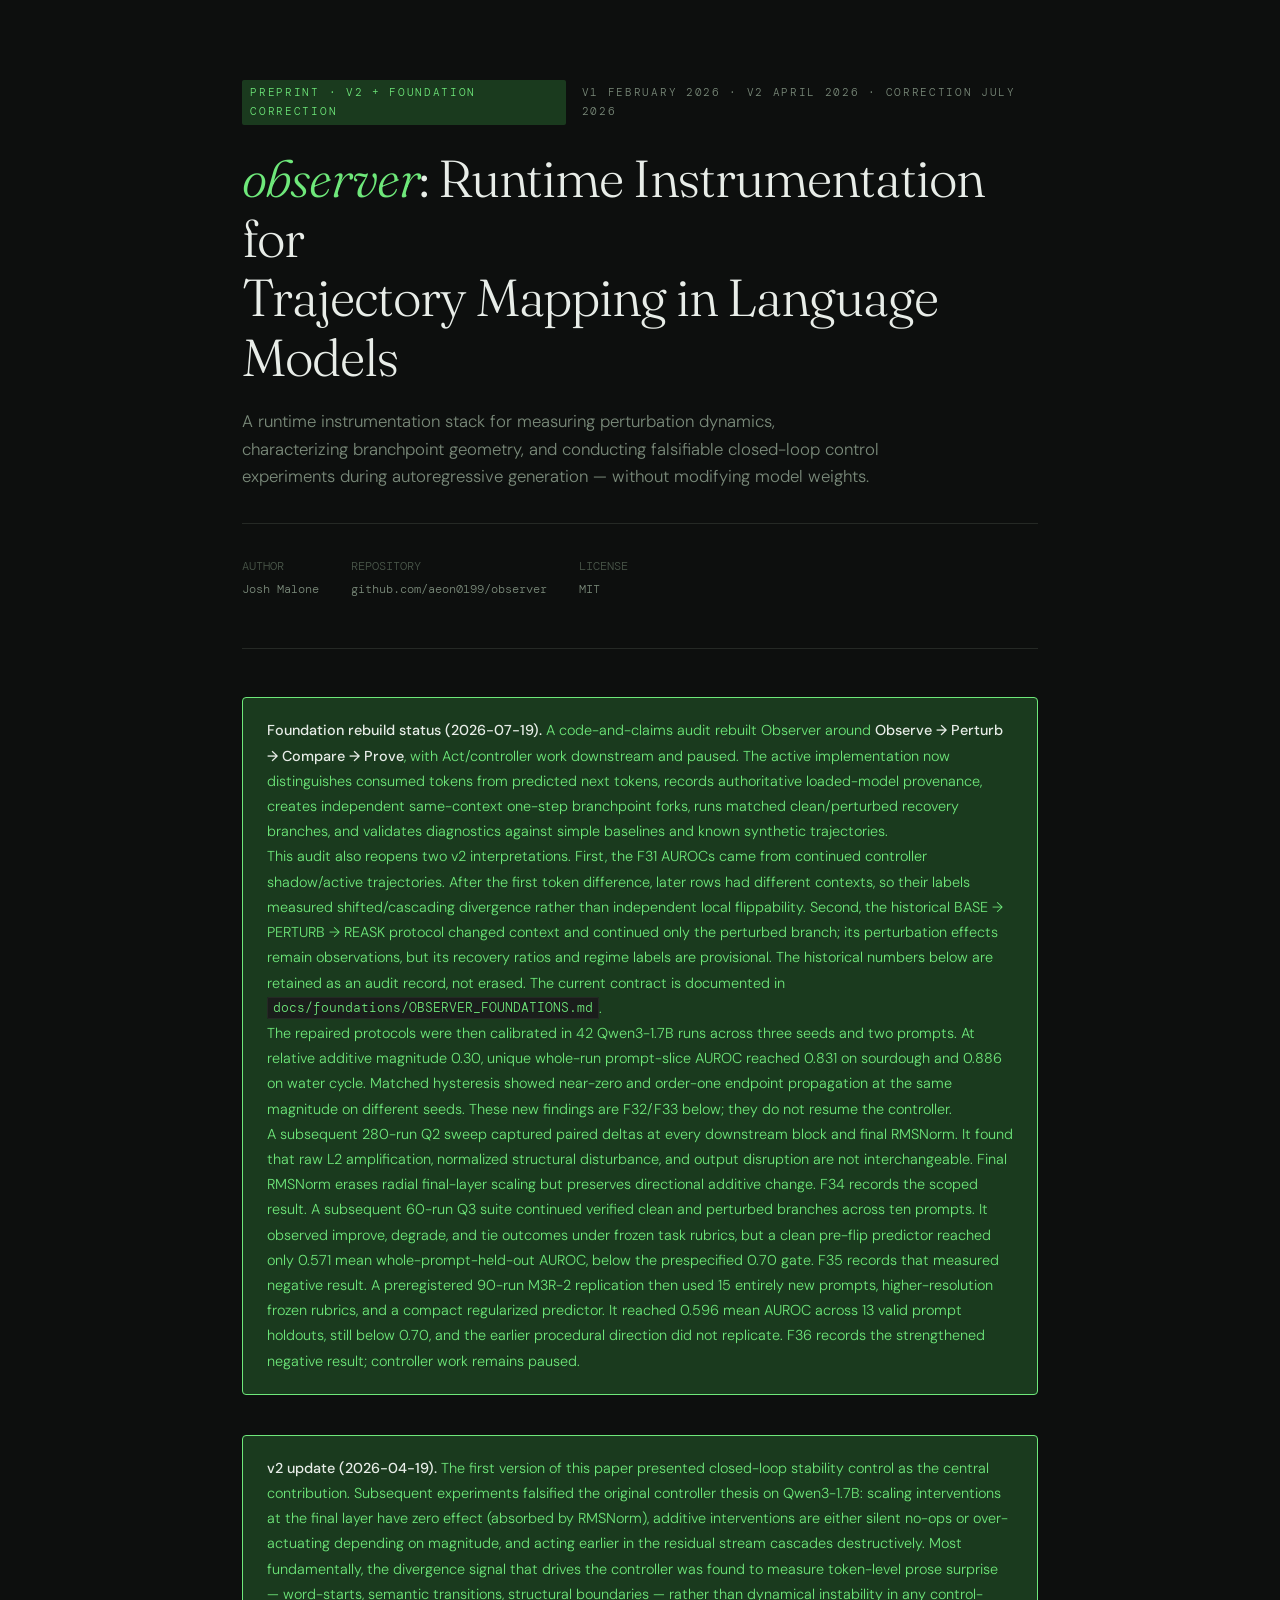
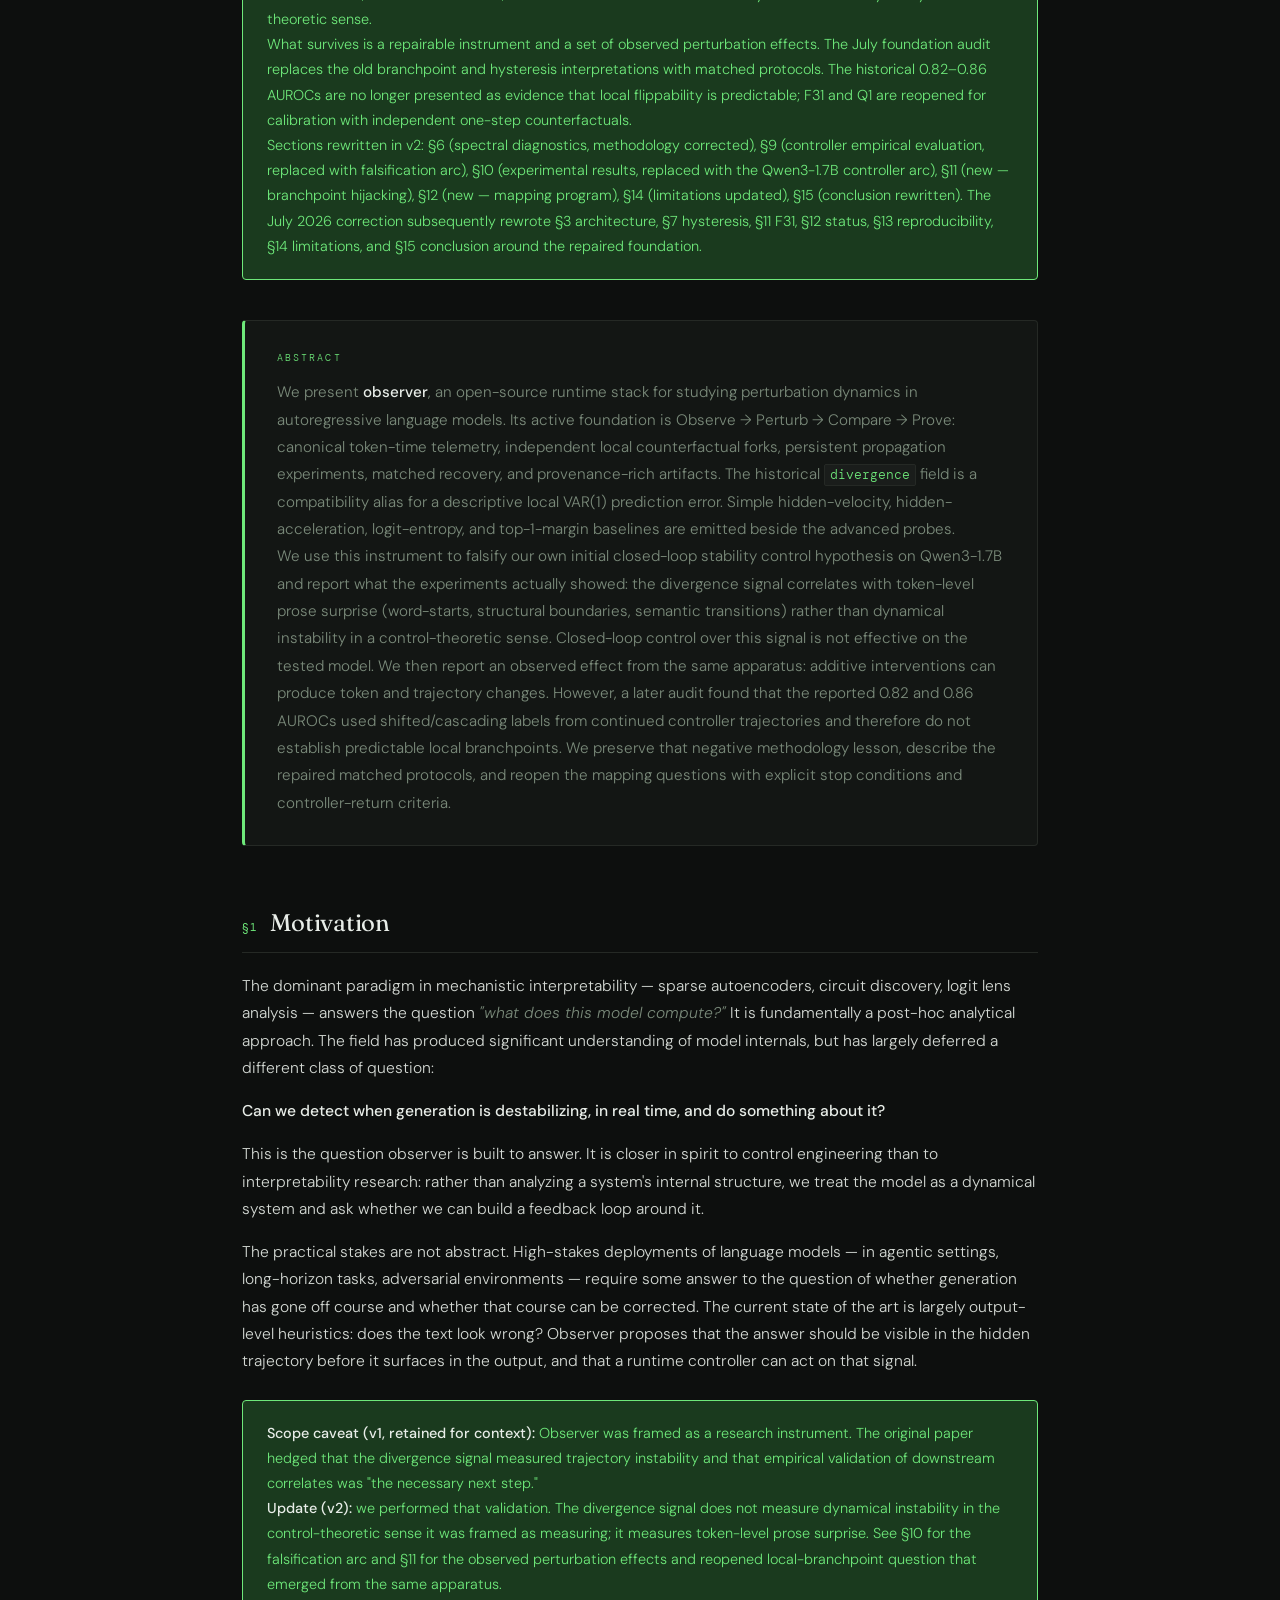
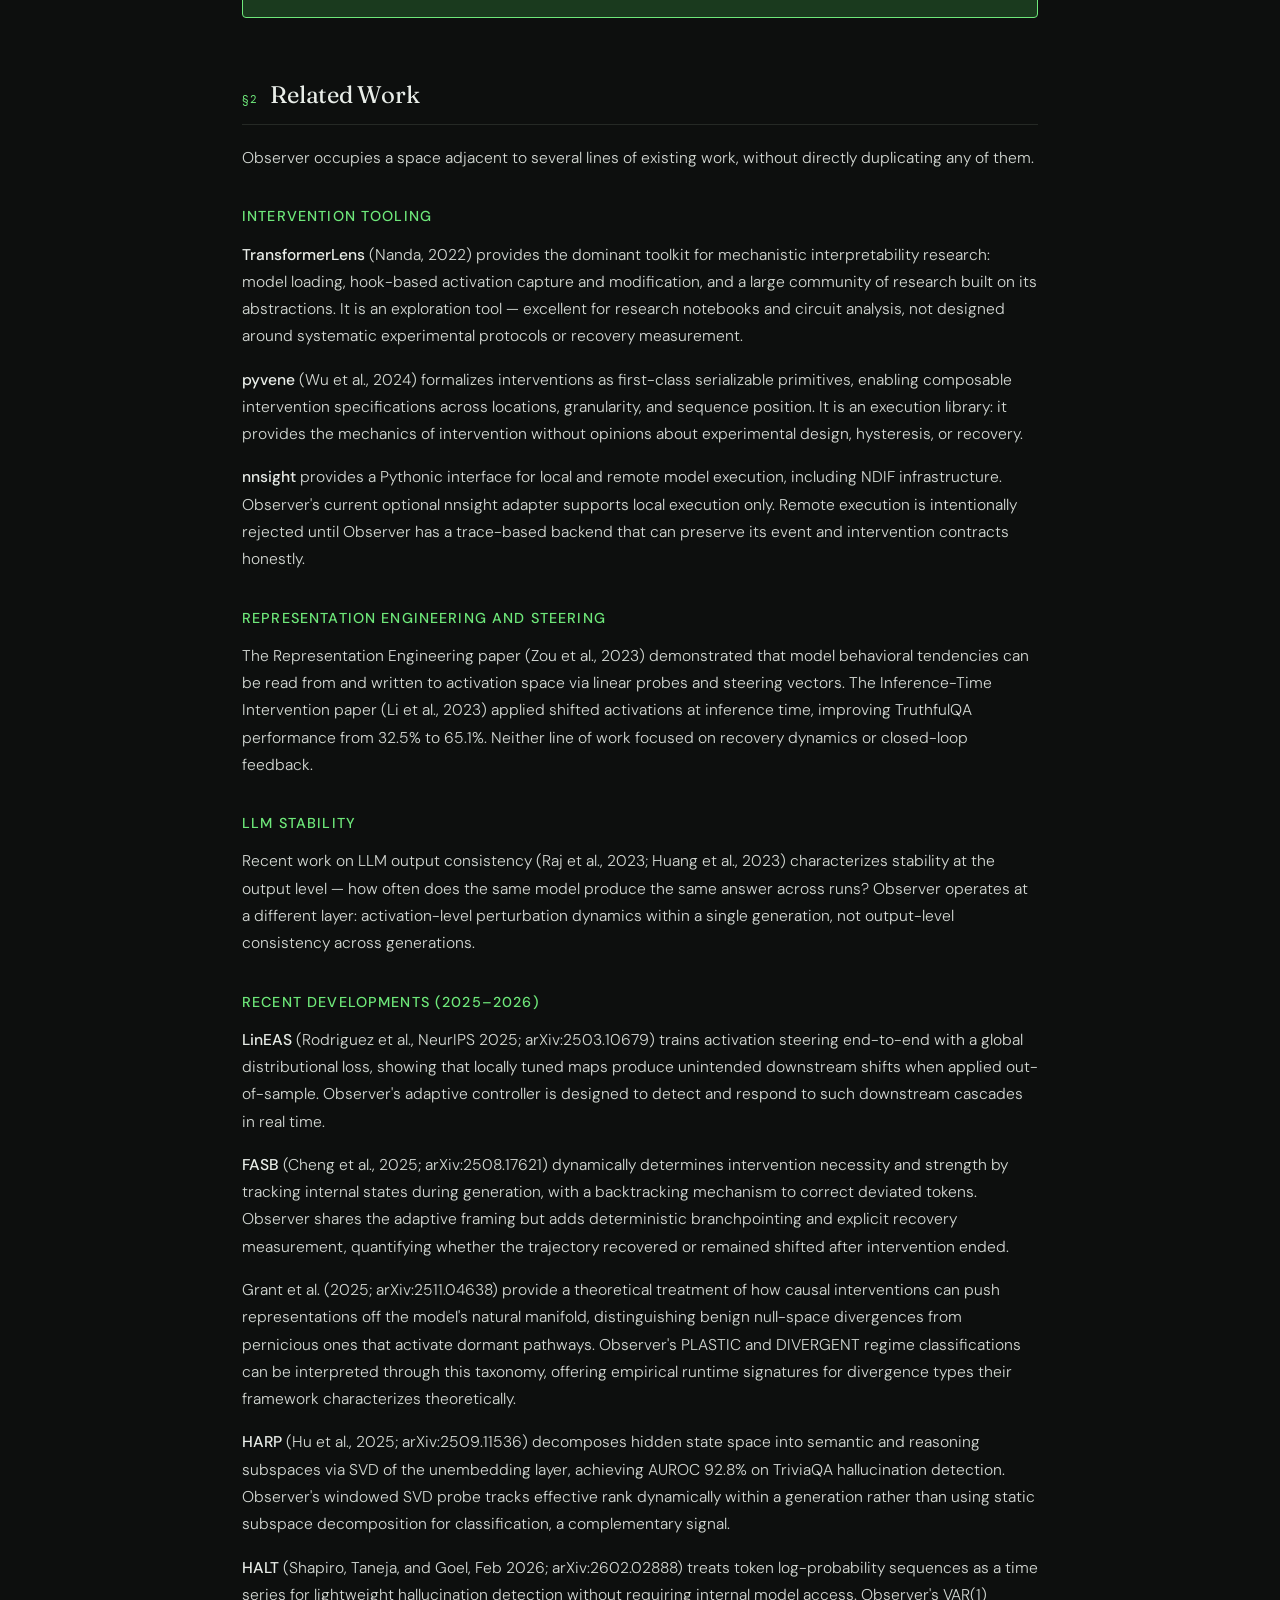
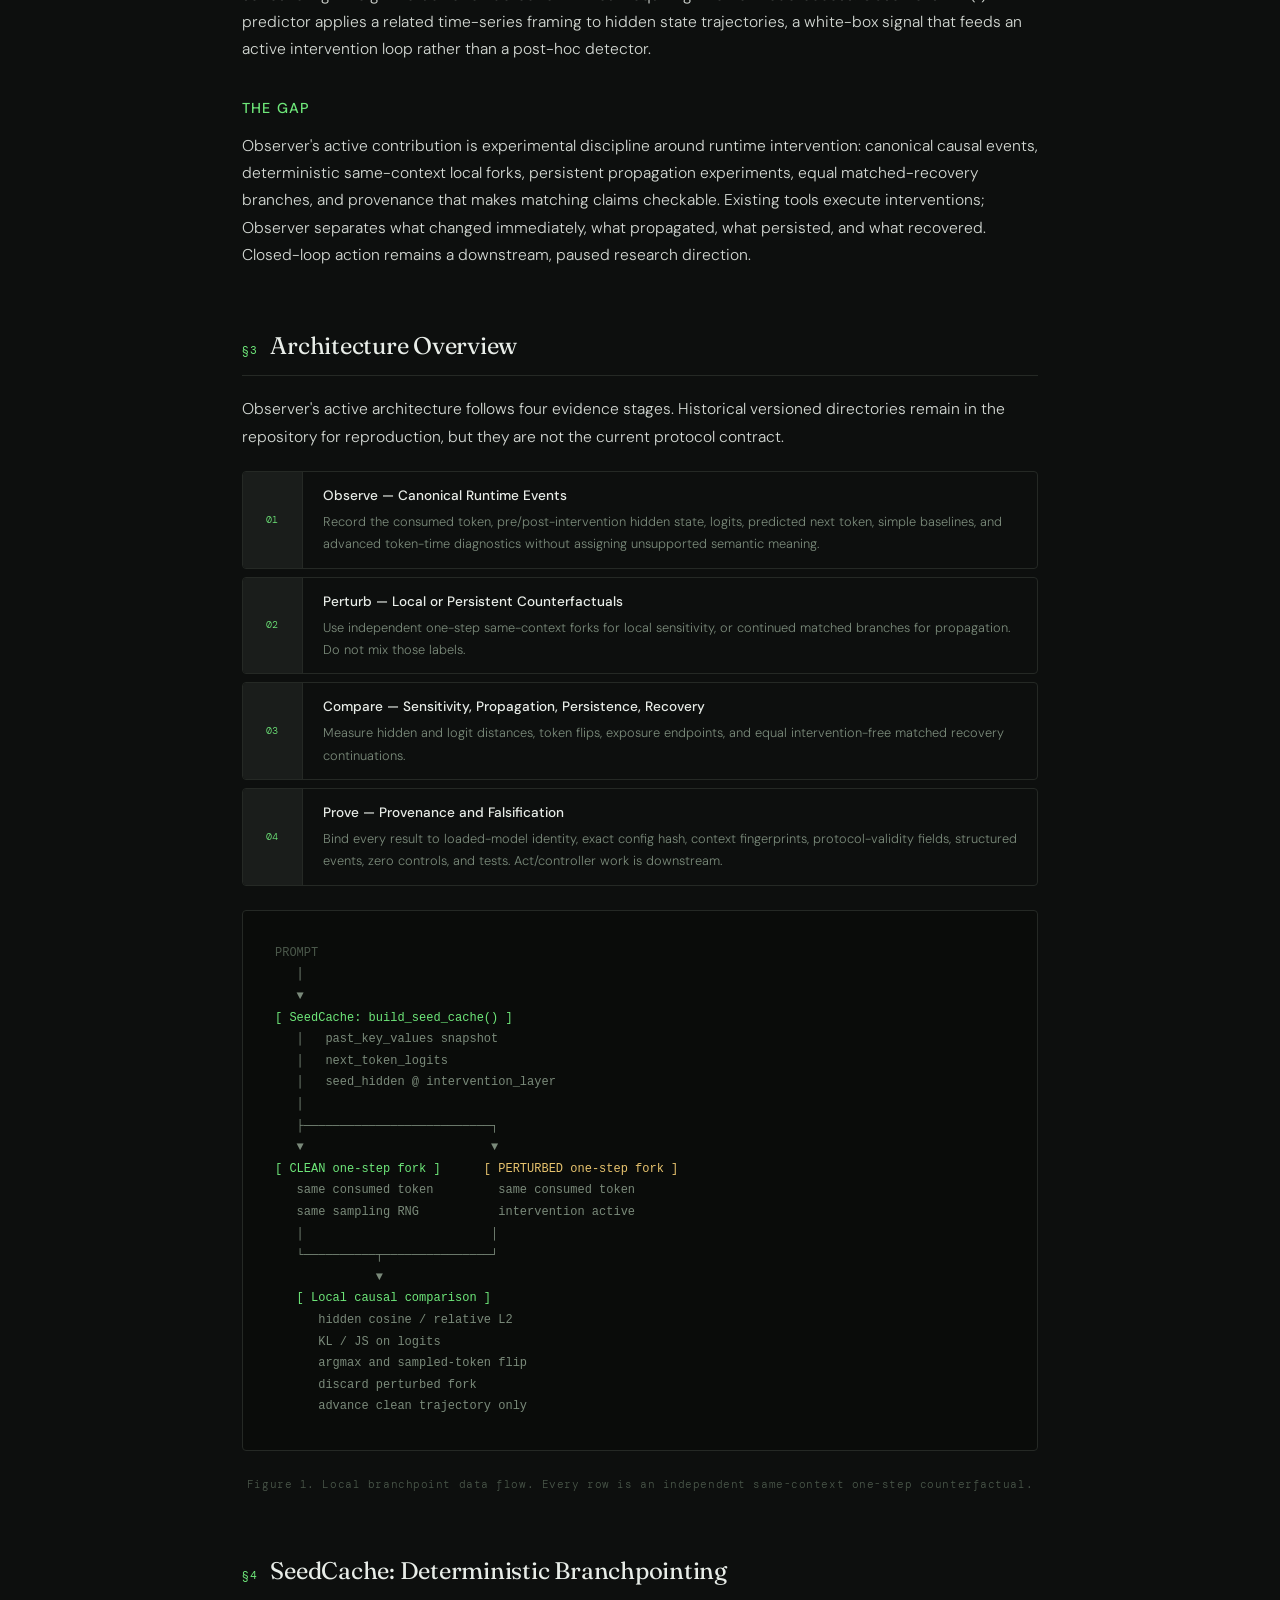
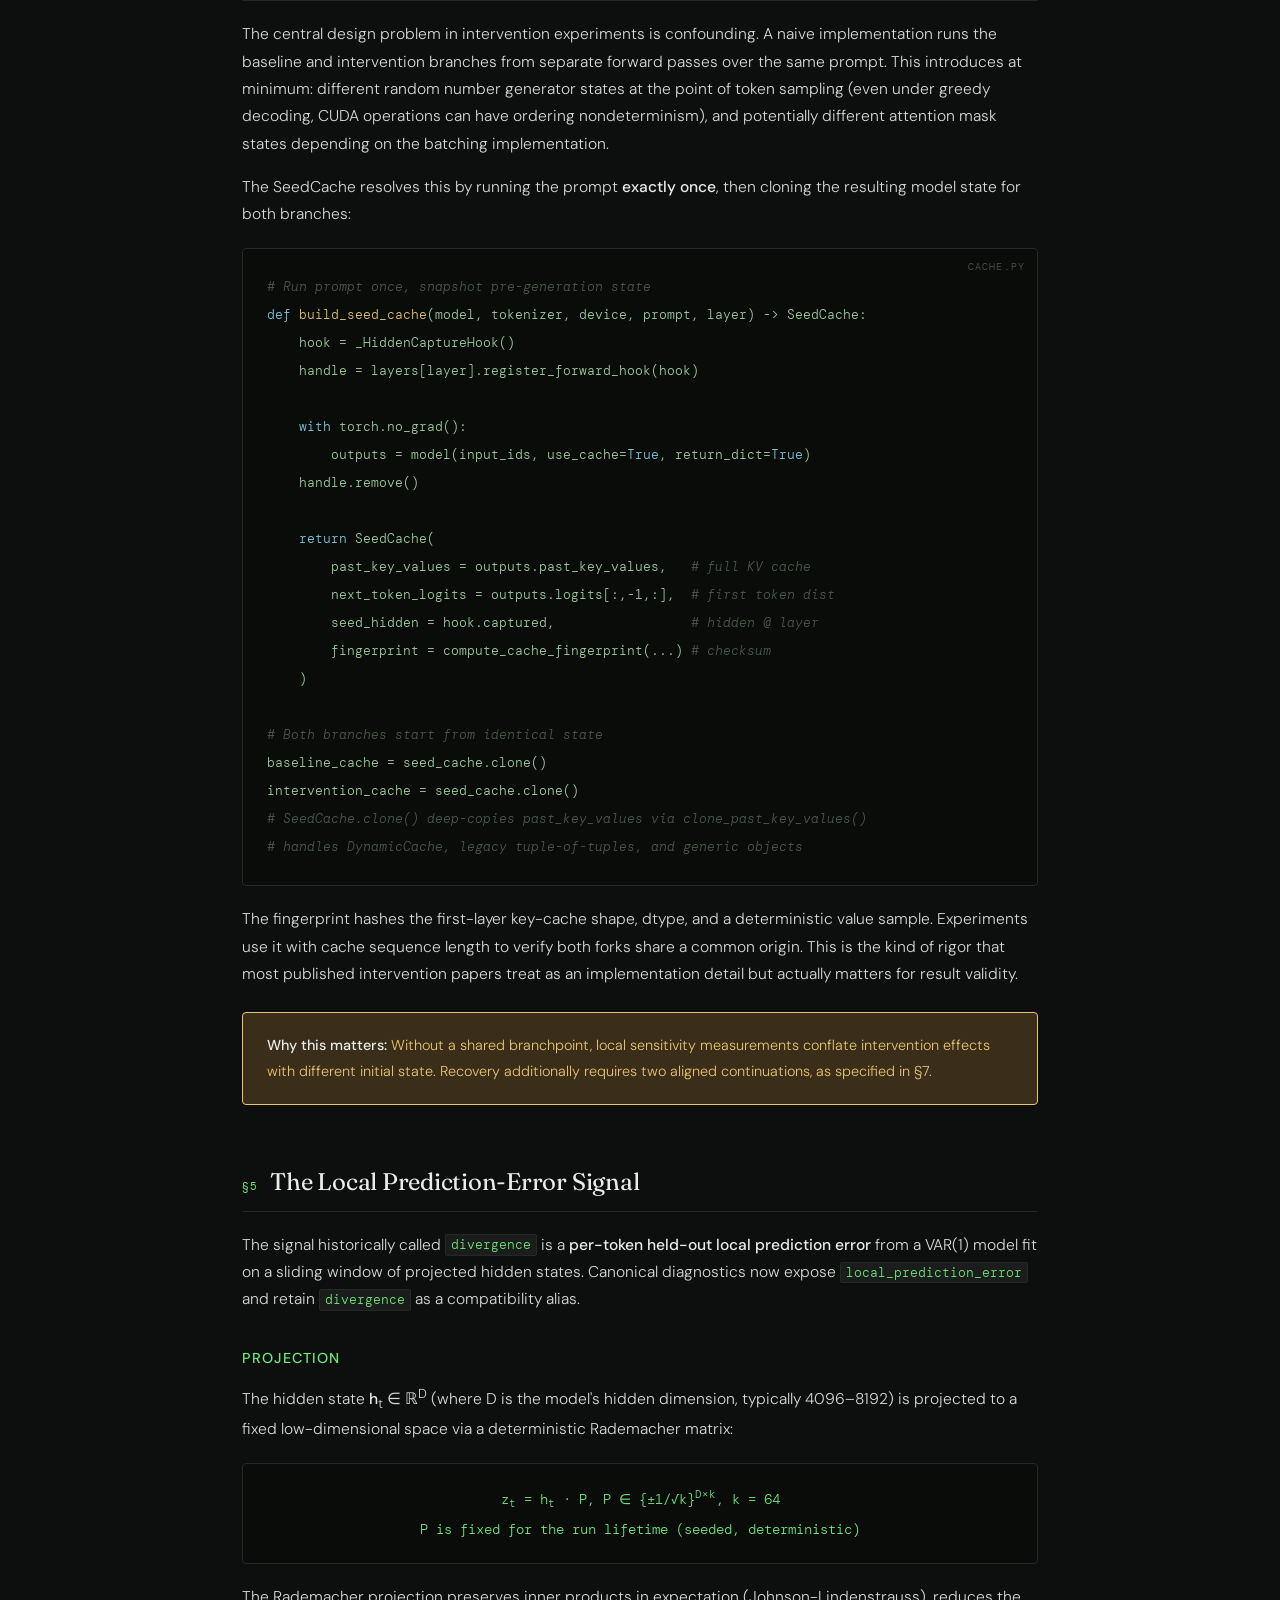
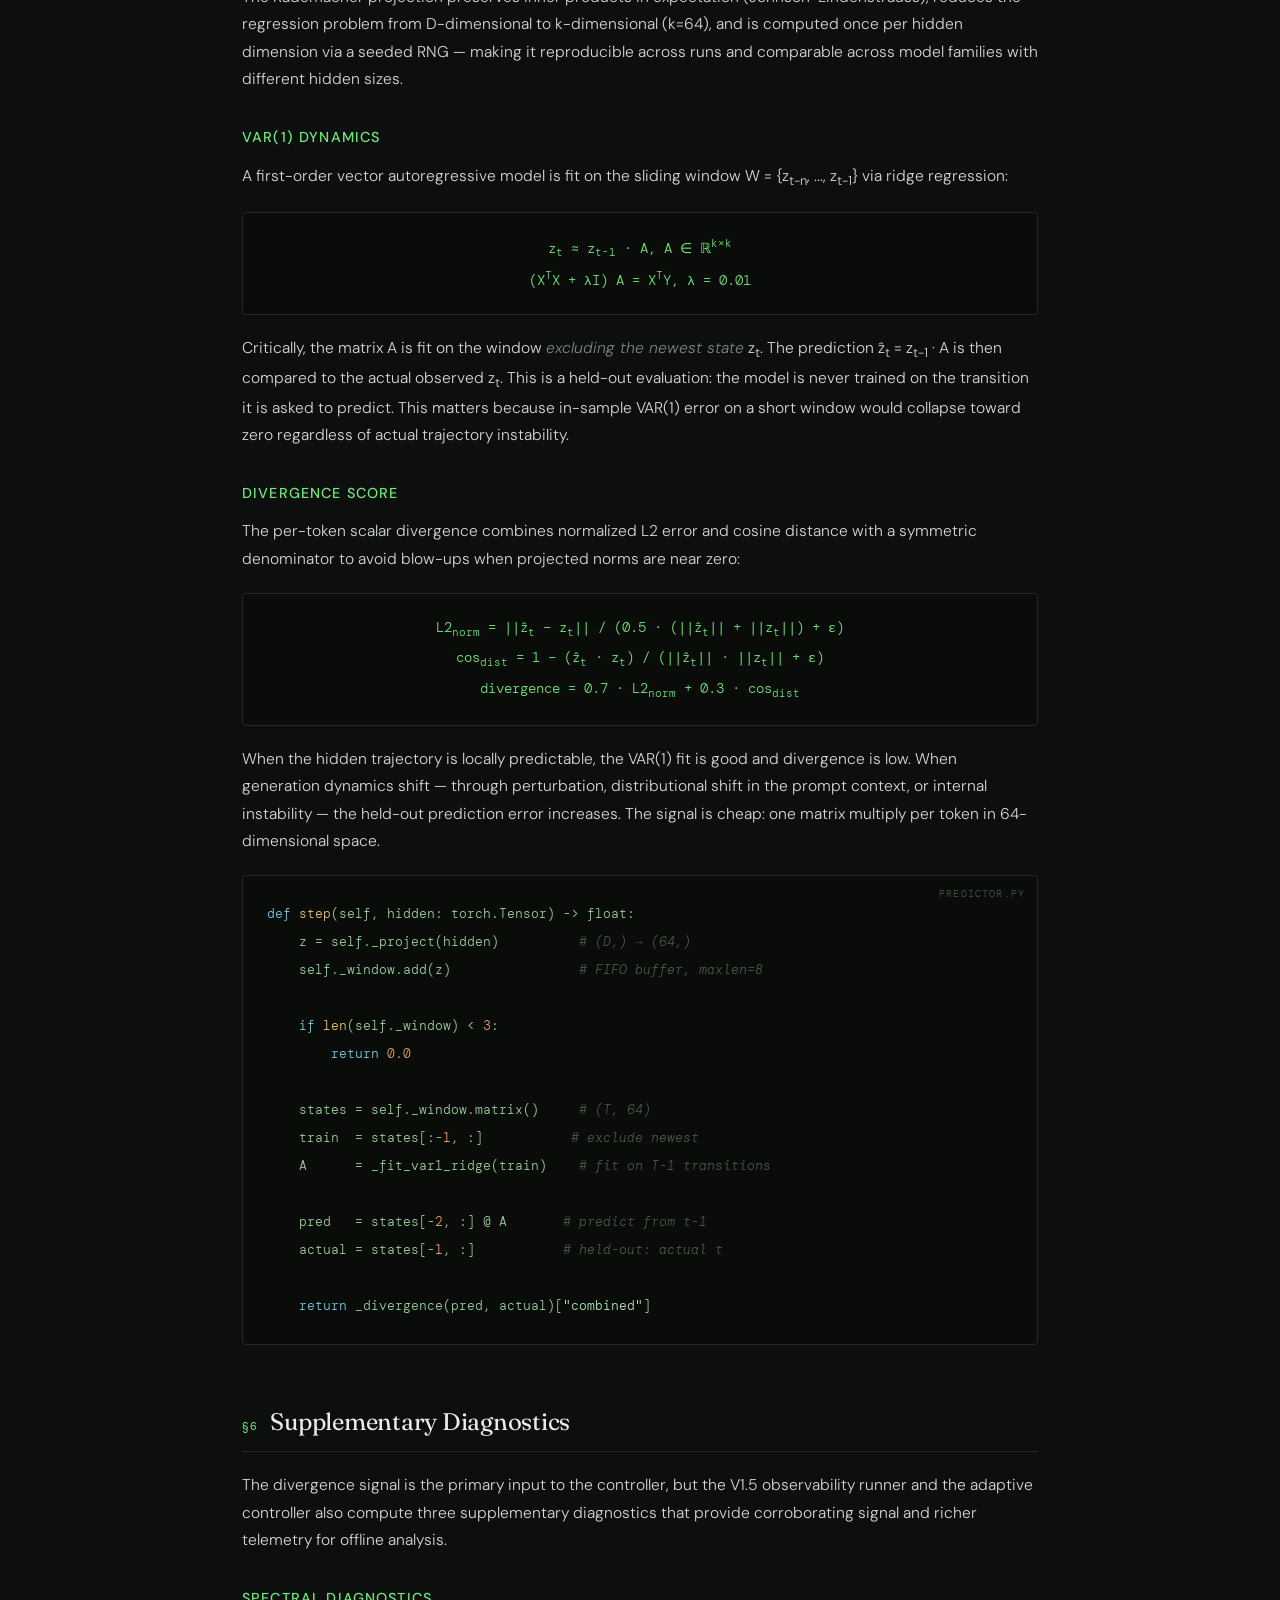
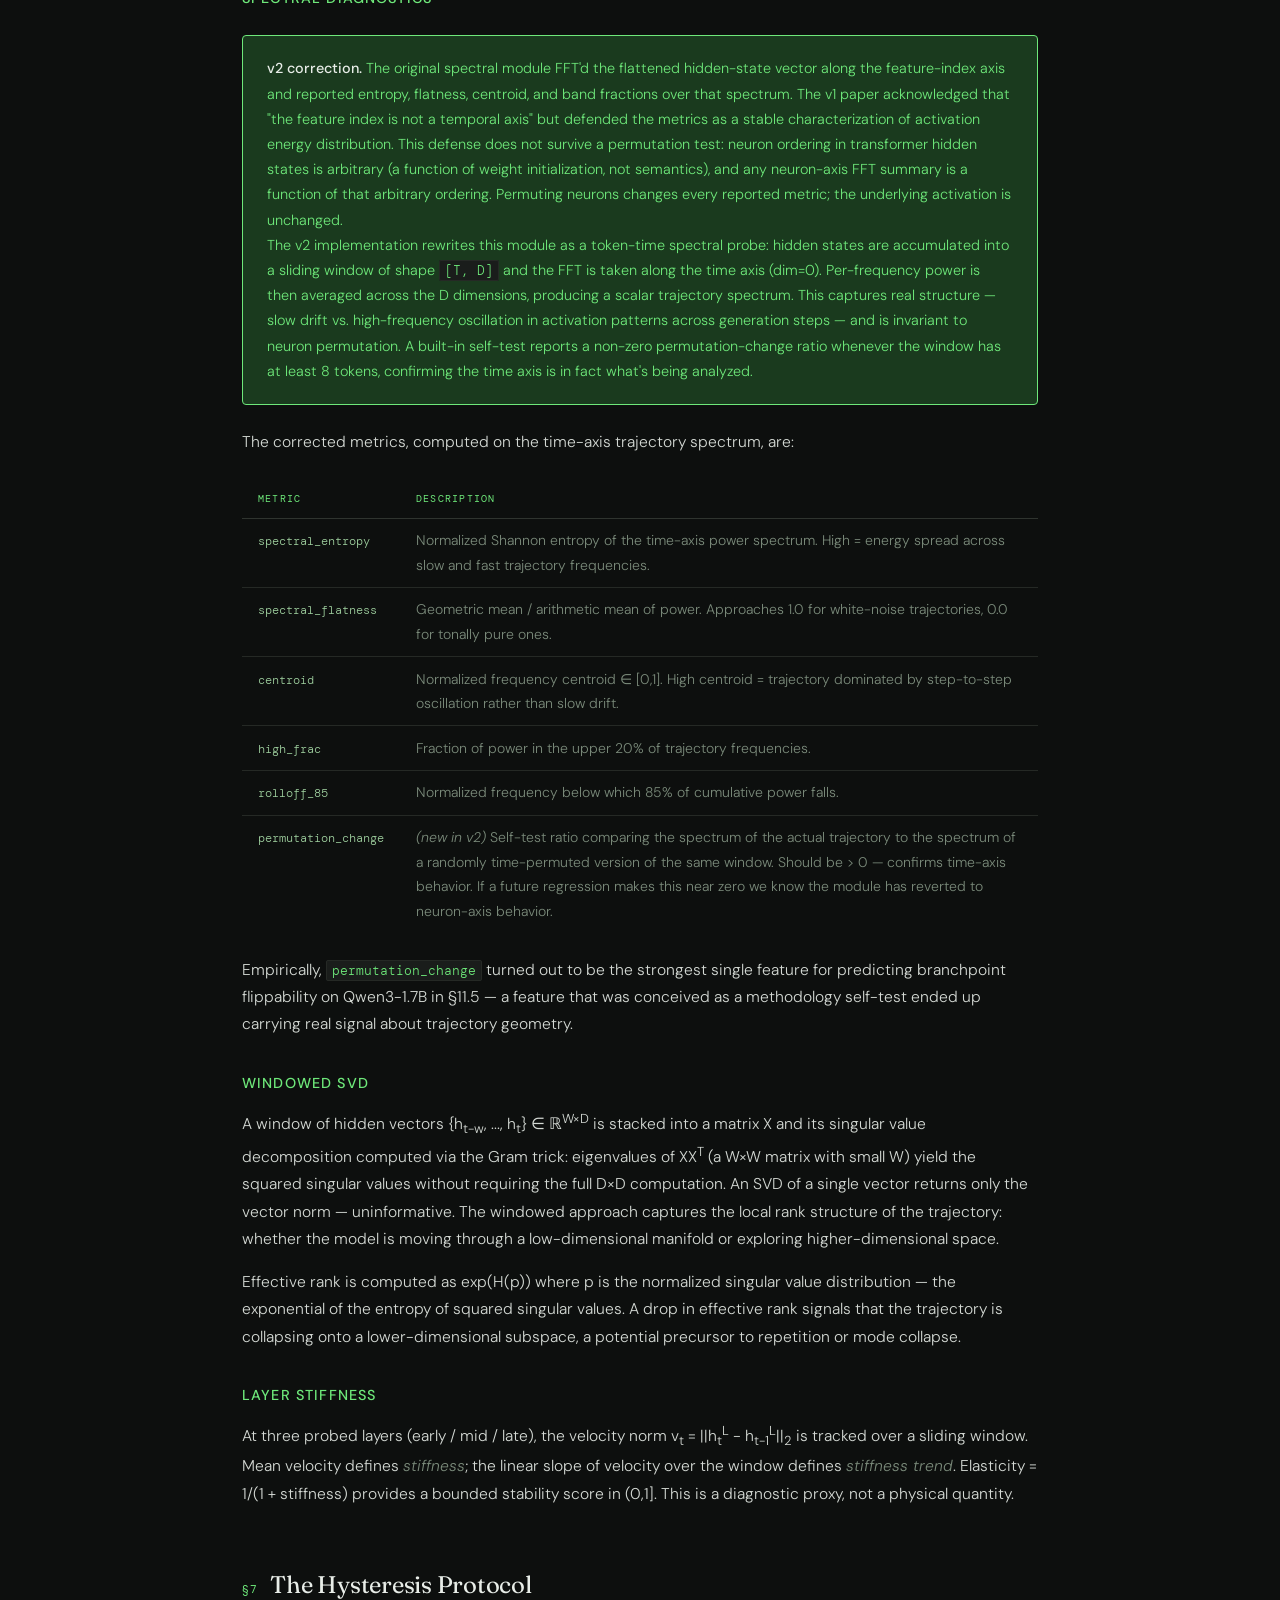
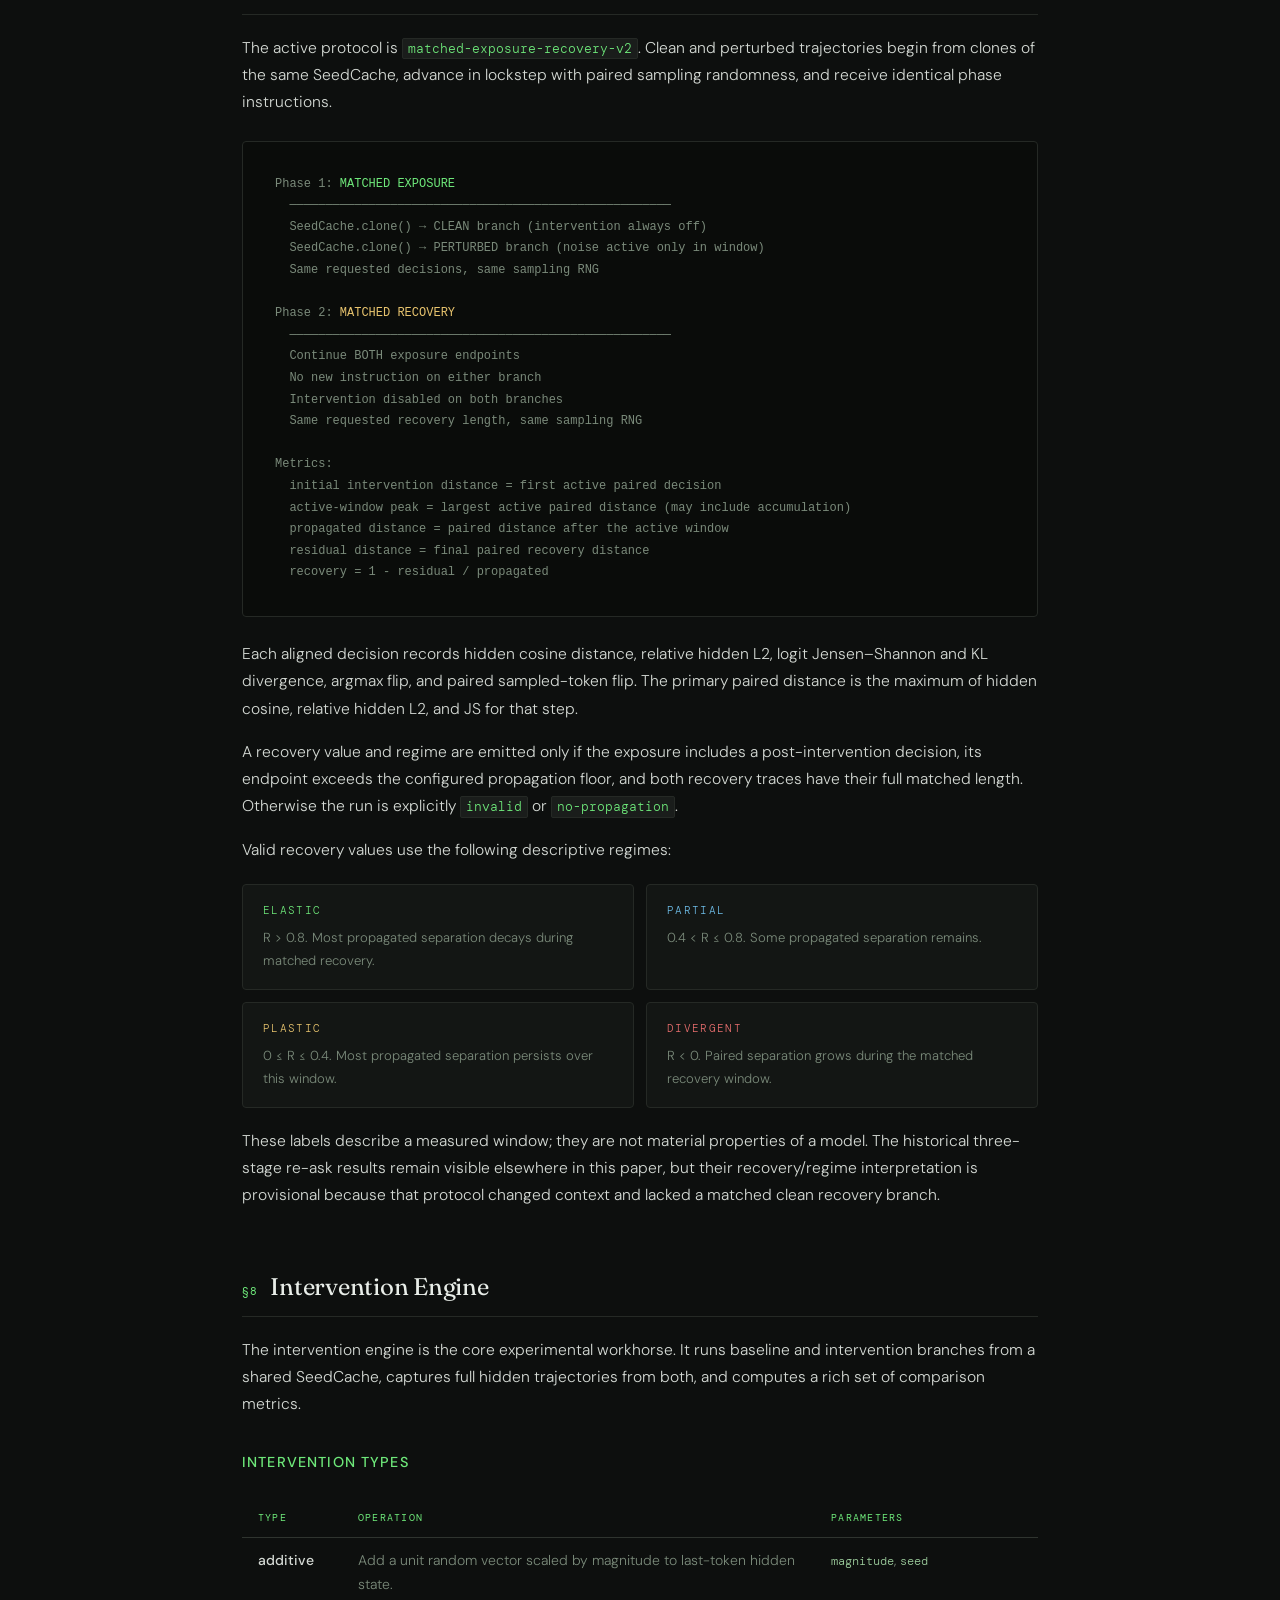
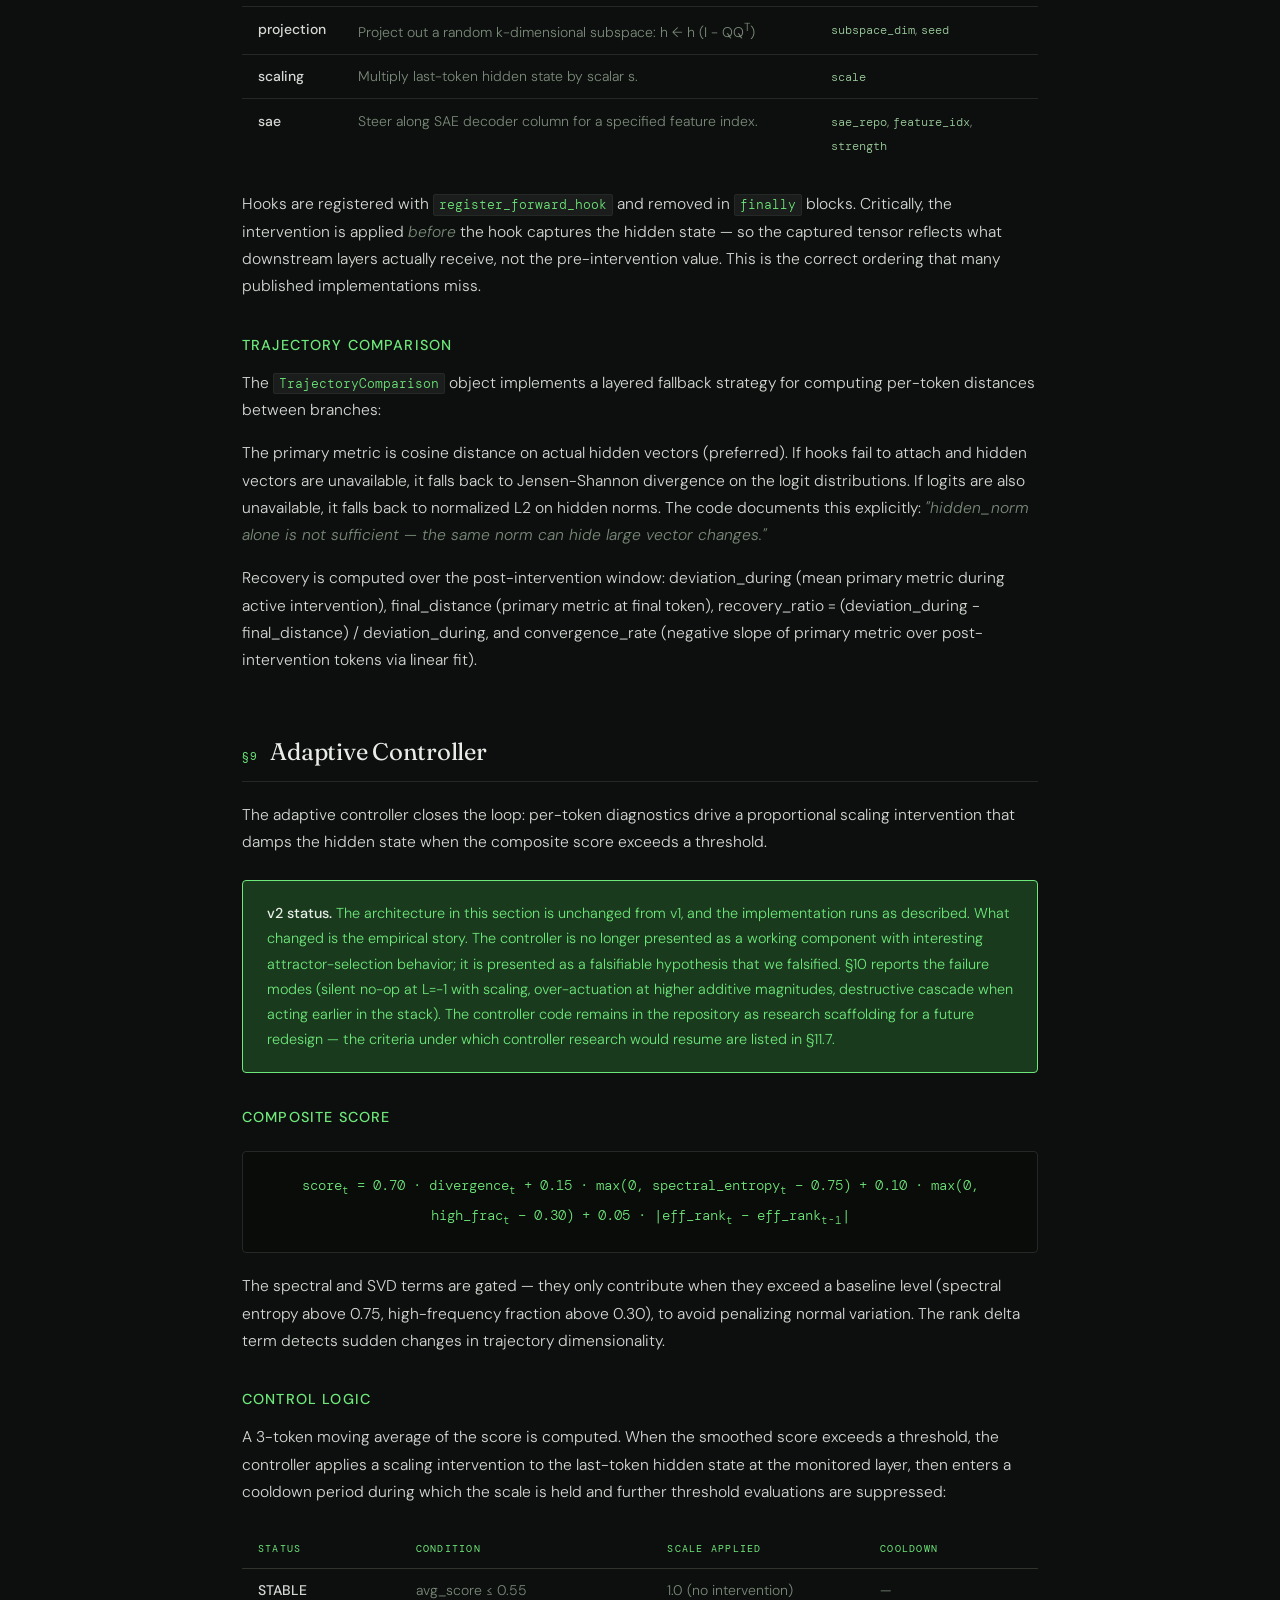
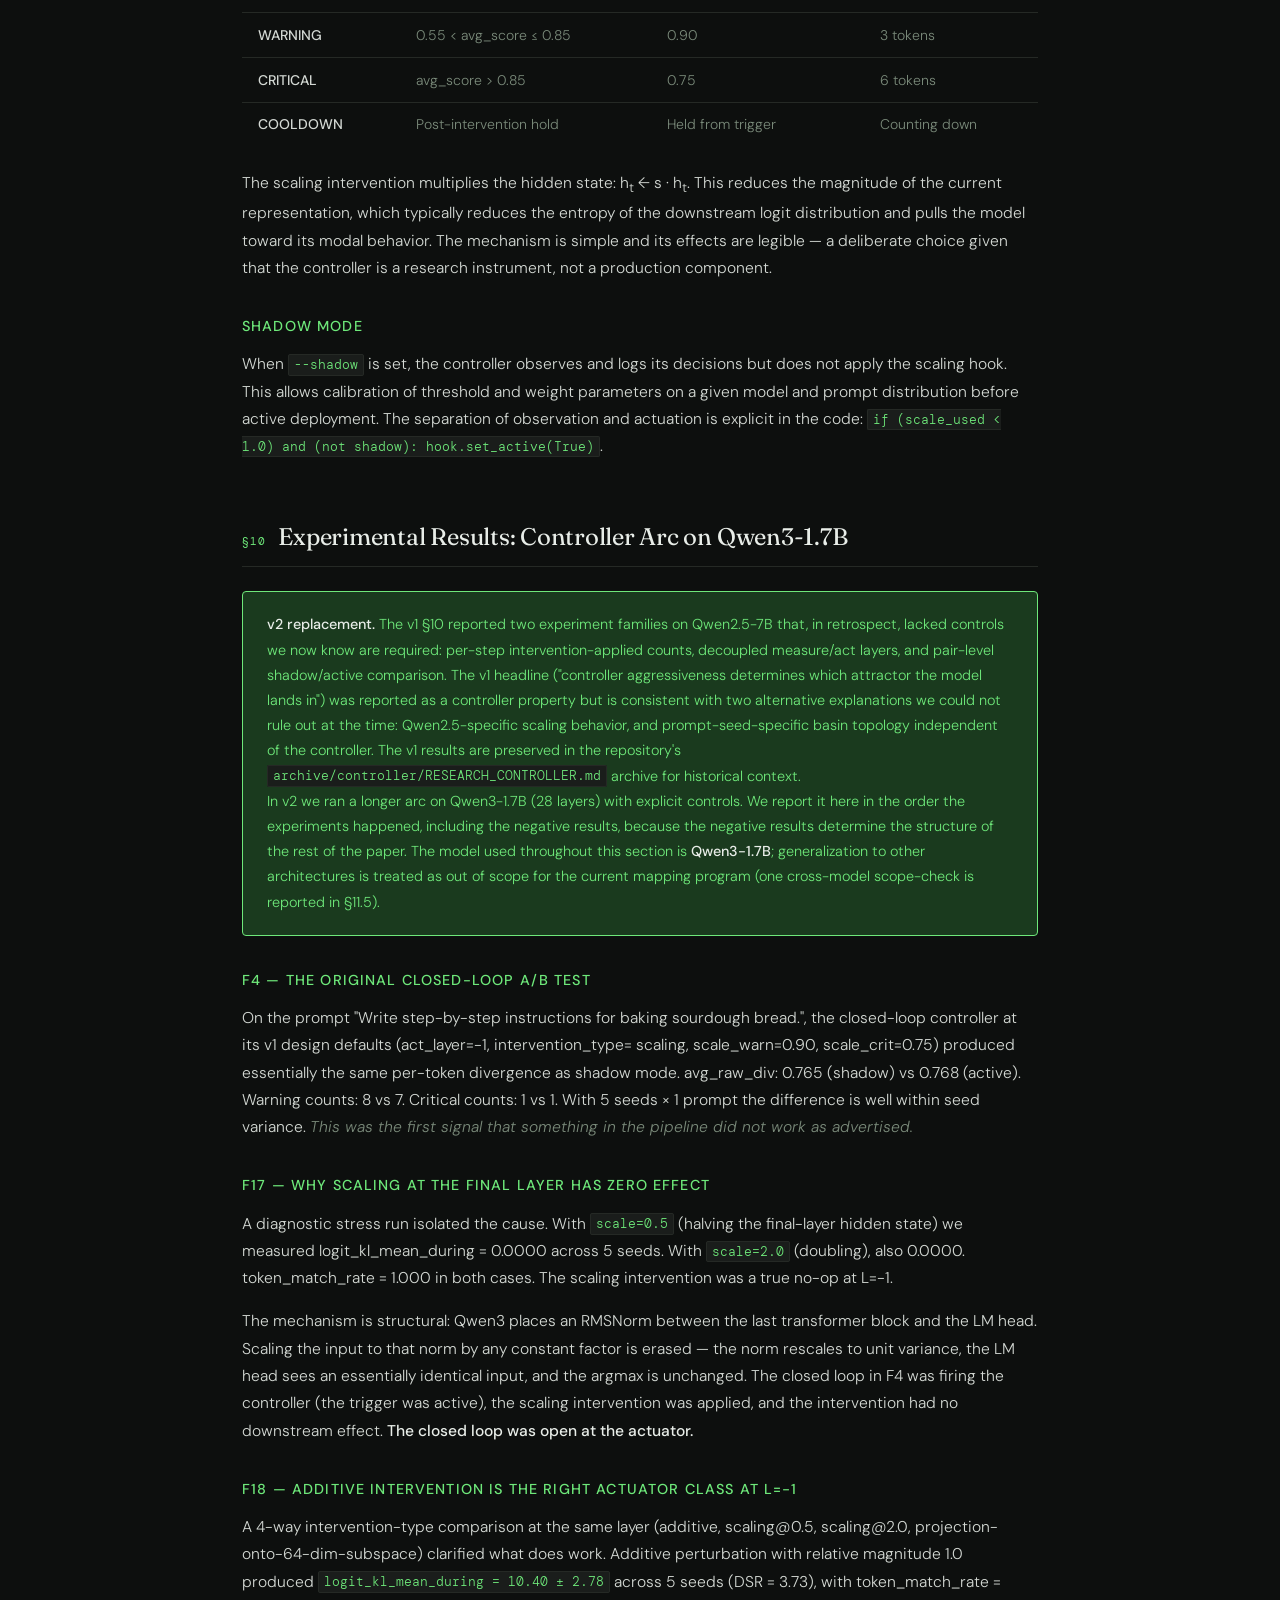
<file: docs/observer_paper.html>
<!DOCTYPE html>
<html lang="en">
<head>
<meta charset="UTF-8">
<meta name="viewport" content="width=device-width, initial-scale=1.0">
<title>observer: Runtime Instrumentation for Trajectory Mapping in Language Models</title>
<link rel="preconnect" href="https://fonts.googleapis.com">
<link href="https://fonts.googleapis.com/css2?family=DM+Mono:ital,wght@0,300;0,400;0,500;1,300&family=Fraunces:ital,opsz,wght@0,9..144,300;0,9..144,400;0,9..144,600;1,9..144,300;1,9..144,400&family=DM+Sans:ital,wght@0,300;0,400;0,500;1,300&display=swap" rel="stylesheet">
<style>
  :root {
    --bg: #0d0f0e;
    --surface: #131614;
    --surface2: #1a1d1b;
    --border: #252925;
    --border2: #2f342f;
    --text: #d4d9d4;
    --text-dim: #7a8a7a;
    --text-dimmer: #4a574a;
    --accent: #6ee87a;
    --accent2: #3adc4a;
    --accent-dim: #1a3a1e;
    --warn: #e8c46e;
    --warn-dim: #3a2e1a;
    --code-bg: #0a0c0a;
    --red: #e86e6e;
  }

  * { margin: 0; padding: 0; box-sizing: border-box; }

  html {
    font-size: 16px;
    background: var(--bg);
    color: var(--text);
    scroll-behavior: smooth;
  }

  body {
    font-family: 'DM Sans', sans-serif;
    font-weight: 300;
    line-height: 1.75;
    max-width: 860px;
    margin: 0 auto;
    padding: 0 2rem 8rem;
  }

  /* ─── HEADER ─── */
  .paper-header {
    padding: 5rem 0 3rem;
    border-bottom: 1px solid var(--border);
    margin-bottom: 3rem;
    animation: fadeUp 0.8s ease both;
  }

  .label-row {
    display: flex;
    align-items: center;
    gap: 1rem;
    margin-bottom: 1.5rem;
  }

  .label {
    font-family: 'DM Mono', monospace;
    font-size: 0.7rem;
    letter-spacing: 0.15em;
    text-transform: uppercase;
    color: var(--accent);
    background: var(--accent-dim);
    padding: 0.25em 0.75em;
    border-radius: 2px;
  }

  .label-plain {
    font-family: 'DM Mono', monospace;
    font-size: 0.7rem;
    letter-spacing: 0.15em;
    text-transform: uppercase;
    color: var(--text-dim);
  }

  h1 {
    font-family: 'Fraunces', serif;
    font-size: clamp(2rem, 5vw, 3.25rem);
    font-weight: 300;
    line-height: 1.15;
    letter-spacing: -0.02em;
    color: #e8ede8;
    margin-bottom: 1.25rem;
  }

  h1 em {
    font-style: italic;
    color: var(--accent);
  }

  .subtitle {
    font-family: 'DM Sans', sans-serif;
    font-size: 1.05rem;
    color: var(--text-dim);
    font-weight: 300;
    max-width: 640px;
    line-height: 1.65;
  }

  .meta-row {
    display: flex;
    flex-wrap: wrap;
    gap: 2rem;
    margin-top: 2rem;
    padding-top: 2rem;
    border-top: 1px solid var(--border);
  }

  .meta-item {
    font-family: 'DM Mono', monospace;
    font-size: 0.75rem;
    color: var(--text-dimmer);
  }

  .meta-item span {
    color: var(--text-dim);
    display: block;
    margin-top: 0.2em;
  }

  /* ─── SECTIONS ─── */
  section {
    margin-bottom: 3.5rem;
    animation: fadeUp 0.6s ease both;
  }

  h2 {
    font-family: 'Fraunces', serif;
    font-size: 1.5rem;
    font-weight: 400;
    color: #e8ede8;
    letter-spacing: -0.01em;
    margin-bottom: 1.25rem;
    padding-bottom: 0.5rem;
    border-bottom: 1px solid var(--border);
    display: flex;
    align-items: baseline;
    gap: 0.75rem;
  }

  h2 .sec-num {
    font-family: 'DM Mono', monospace;
    font-size: 0.7rem;
    color: var(--accent);
    letter-spacing: 0.1em;
  }

  h3 {
    font-family: 'DM Sans', sans-serif;
    font-size: 0.9rem;
    font-weight: 500;
    color: var(--accent);
    letter-spacing: 0.08em;
    text-transform: uppercase;
    margin: 2rem 0 0.75rem;
  }

  p {
    font-size: 0.975rem;
    color: var(--text);
    margin-bottom: 1rem;
    font-weight: 300;
  }

  strong {
    font-weight: 500;
    color: #e8ede8;
  }

  em {
    font-style: italic;
    color: var(--text-dim);
  }

  /* ─── ABSTRACT BOX ─── */
  .abstract {
    background: var(--surface);
    border: 1px solid var(--border);
    border-left: 3px solid var(--accent);
    padding: 1.75rem 2rem;
    border-radius: 4px;
    margin-bottom: 3.5rem;
    animation: fadeUp 0.7s ease both;
  }

  .abstract-label {
    font-family: 'DM Mono', monospace;
    font-size: 0.65rem;
    letter-spacing: 0.2em;
    text-transform: uppercase;
    color: var(--accent);
    margin-bottom: 0.75rem;
  }

  .abstract p {
    font-size: 0.95rem;
    line-height: 1.8;
    color: var(--text-dim);
    margin-bottom: 0;
  }

  /* ─── CODE ─── */
  pre {
    background: var(--code-bg);
    border: 1px solid var(--border);
    border-radius: 4px;
    padding: 1.5rem;
    overflow-x: auto;
    margin: 1.25rem 0;
    position: relative;
  }

  pre .code-label {
    position: absolute;
    top: 0.6rem;
    right: 0.75rem;
    font-family: 'DM Mono', monospace;
    font-size: 0.6rem;
    letter-spacing: 0.12em;
    text-transform: uppercase;
    color: var(--text-dimmer);
  }

  code {
    font-family: 'DM Mono', monospace;
    font-size: 0.8rem;
    line-height: 1.7;
    color: #9ecf9e;
  }

  p code, li code {
    background: var(--surface2);
    border: 1px solid var(--border);
    padding: 0.1em 0.4em;
    border-radius: 2px;
    font-size: 0.8rem;
    color: var(--accent);
  }

  .comment { color: var(--text-dimmer); font-style: italic; }
  .kw { color: #7ec8e3; }
  .fn { color: #e8c46e; }
  .str { color: #b5e8b5; }
  .num { color: #e8a06e; }

  /* ─── CALLOUT ─── */
  .callout {
    background: var(--warn-dim);
    border: 1px solid var(--warn);
    border-radius: 4px;
    padding: 1.25rem 1.5rem;
    margin: 1.5rem 0;
  }

  .callout p {
    color: var(--warn);
    font-size: 0.9rem;
    margin: 0;
  }

  .callout-green {
    background: var(--accent-dim);
    border-color: var(--accent);
  }

  .callout-green p {
    color: var(--accent);
  }

  /* ─── FORMULA ─── */
  .formula {
    background: var(--code-bg);
    border: 1px solid var(--border);
    border-radius: 4px;
    padding: 1.25rem 2rem;
    margin: 1.25rem 0;
    text-align: center;
    font-family: 'DM Mono', monospace;
    font-size: 0.85rem;
    color: var(--accent);
    line-height: 2;
    overflow-x: auto;
  }

  /* ─── TABLE ─── */
  .table-wrap {
    overflow-x: auto;
    margin: 1.5rem 0;
  }

  table {
    width: 100%;
    border-collapse: collapse;
    font-size: 0.85rem;
  }

  th {
    font-family: 'DM Mono', monospace;
    font-size: 0.65rem;
    letter-spacing: 0.12em;
    text-transform: uppercase;
    color: var(--accent);
    border-bottom: 1px solid var(--border2);
    padding: 0.6rem 1rem;
    text-align: left;
    font-weight: 400;
  }

  td {
    padding: 0.6rem 1rem;
    border-bottom: 1px solid var(--border);
    color: var(--text-dim);
    font-size: 0.875rem;
    vertical-align: top;
  }

  tr:last-child td { border-bottom: none; }

  td strong { color: var(--text); }
  td code { font-size: 0.75rem; }

  /* ─── FIGURE / DIAGRAM ─── */
  .diagram {
    background: var(--code-bg);
    border: 1px solid var(--border);
    border-radius: 4px;
    padding: 2rem;
    margin: 1.5rem 0;
    font-family: 'DM Mono', monospace;
    font-size: 0.75rem;
    color: var(--text-dim);
    line-height: 1.8;
    overflow-x: auto;
  }

  .diagram .d-accent { color: var(--accent); }
  .diagram .d-warn { color: var(--warn); }
  .diagram .d-dim { color: var(--text-dimmer); }

  .fig-caption {
    font-family: 'DM Mono', monospace;
    font-size: 0.7rem;
    color: var(--text-dimmer);
    text-align: center;
    margin-top: 0.5rem;
    letter-spacing: 0.05em;
  }

  /* ─── REGIME GRID ─── */
  .regime-grid {
    display: grid;
    grid-template-columns: repeat(2, 1fr);
    gap: 0.75rem;
    margin: 1.25rem 0;
  }

  .regime-card {
    background: var(--surface);
    border: 1px solid var(--border);
    border-radius: 4px;
    padding: 1rem 1.25rem;
  }

  .regime-card .rc-label {
    font-family: 'DM Mono', monospace;
    font-size: 0.7rem;
    letter-spacing: 0.12em;
    margin-bottom: 0.4rem;
  }

  .rc-elastic { color: var(--accent); }
  .rc-partial { color: #6ebde8; }
  .rc-plastic { color: var(--warn); }
  .rc-divergent { color: var(--red); }

  .regime-card p {
    font-size: 0.82rem;
    color: var(--text-dim);
    margin: 0;
  }

  /* ─── COMPONENT STACK ─── */
  .stack {
    display: flex;
    flex-direction: column;
    gap: 0.5rem;
    margin: 1.25rem 0;
  }

  .stack-item {
    display: flex;
    align-items: stretch;
    gap: 0;
    border: 1px solid var(--border);
    border-radius: 4px;
    overflow: hidden;
  }

  .stack-tag {
    font-family: 'DM Mono', monospace;
    font-size: 0.65rem;
    letter-spacing: 0.08em;
    padding: 0.75rem 0.9rem;
    background: var(--surface2);
    color: var(--accent);
    border-right: 1px solid var(--border);
    min-width: 60px;
    display: flex;
    align-items: center;
    justify-content: center;
    text-transform: uppercase;
    writing-mode: horizontal-tb;
    white-space: nowrap;
  }

  .stack-content {
    padding: 0.75rem 1.25rem;
    flex: 1;
  }

  .stack-content strong {
    font-size: 0.85rem;
    display: block;
    margin-bottom: 0.2rem;
  }

  .stack-content p {
    font-size: 0.8rem;
    color: var(--text-dim);
    margin: 0;
  }

  /* ─── FOOTNOTES ─── */
  .footnotes {
    border-top: 1px solid var(--border);
    margin-top: 4rem;
    padding-top: 1.5rem;
    font-family: 'DM Mono', monospace;
    font-size: 0.72rem;
    color: var(--text-dimmer);
    line-height: 1.7;
  }

  .footnotes a {
    color: var(--accent);
    text-decoration: none;
  }

  /* ─── ANIMATIONS ─── */
  @keyframes fadeUp {
    from { opacity: 0; transform: translateY(16px); }
    to { opacity: 1; transform: translateY(0); }
  }

  section:nth-child(1) { animation-delay: 0.05s; }
  section:nth-child(2) { animation-delay: 0.1s; }
  section:nth-child(3) { animation-delay: 0.15s; }
  section:nth-child(4) { animation-delay: 0.2s; }
  section:nth-child(5) { animation-delay: 0.25s; }

  /* ─── RESPONSIVE ─── */
  @media (max-width: 600px) {
    body { padding: 0 1rem 5rem; }
    .regime-grid { grid-template-columns: 1fr; }
    .meta-row { gap: 1rem; }
  }
</style>
</head>
<body>

<header class="paper-header">
  <div class="label-row">
    <span class="label">Preprint · v2 + foundation correction</span>
    <span class="label-plain">v1 February 2026 · v2 April 2026 · correction July 2026</span>
  </div>
  <h1><em>observer</em>: Runtime Instrumentation for<br>Trajectory Mapping in Language Models</h1>
  <p class="subtitle">
    A runtime instrumentation stack for measuring perturbation dynamics, characterizing
    branchpoint geometry, and conducting falsifiable closed-loop control experiments
    during autoregressive generation — without modifying model weights.
  </p>
  <div class="meta-row">
    <div class="meta-item">AUTHOR<span>Josh Malone</span></div>
    <div class="meta-item">REPOSITORY<span>github.com/aeon0199/observer</span></div>
    <div class="meta-item">LICENSE<span>MIT</span></div>
  </div>
</header>

<div class="callout callout-green" style="margin-bottom: 2.5rem;">
  <p>
    <strong>Foundation rebuild status (2026-07-19).</strong> A code-and-claims
    audit rebuilt Observer around <strong>Observe → Perturb → Compare →
    Prove</strong>, with Act/controller work downstream and paused. The active
    implementation now distinguishes consumed tokens from predicted next
    tokens, records authoritative loaded-model provenance, creates independent
    same-context one-step branchpoint forks, runs matched clean/perturbed
    recovery branches, and validates diagnostics against simple baselines and
    known synthetic trajectories.
  </p>
  <p>
    This audit also reopens two v2 interpretations. First, the F31 AUROCs came
    from continued controller shadow/active trajectories. After the first token
    difference, later rows had different contexts, so their labels measured
    shifted/cascading divergence rather than independent local flippability.
    Second, the historical BASE → PERTURB → REASK protocol changed context and
    continued only the perturbed branch; its perturbation effects remain
    observations, but its recovery ratios and regime labels are provisional.
    The historical numbers below are retained as an audit record, not erased.
    The current contract is documented in
    <code>docs/foundations/OBSERVER_FOUNDATIONS.md</code>.
  </p>
  <p>
    The repaired protocols were then calibrated in 42 Qwen3-1.7B runs across
    three seeds and two prompts. At relative additive magnitude 0.30, unique
    whole-run prompt-slice AUROC reached 0.831 on sourdough and 0.886 on water
    cycle. Matched hysteresis showed near-zero and order-one endpoint
    propagation at the same magnitude on different seeds. These new findings
    are F32/F33 below; they do not resume the controller.
  </p>
  <p>
    A subsequent 280-run Q2 sweep captured paired deltas at every downstream
    block and final RMSNorm. It found that raw L2 amplification, normalized
    structural disturbance, and output disruption are not interchangeable.
    Final RMSNorm erases radial final-layer scaling but preserves directional
    additive change. F34 records the scoped result. A subsequent 60-run Q3
    suite continued verified clean and perturbed branches across ten prompts.
    It observed improve, degrade, and tie outcomes under frozen task rubrics,
    but a clean pre-flip predictor reached only 0.571 mean whole-prompt-held-out
    AUROC, below the prespecified 0.70 gate. F35 records that measured negative
    result. A preregistered 90-run M3R-2 replication then used 15 entirely new
    prompts, higher-resolution frozen rubrics, and a compact regularized
    predictor. It reached 0.596 mean AUROC across 13 valid prompt holdouts,
    still below 0.70, and the earlier procedural direction did not replicate.
    F36 records the strengthened negative result; controller work remains
    paused.
  </p>
</div>

<div class="callout callout-green" style="margin-bottom: 2.5rem;">
  <p>
    <strong>v2 update (2026-04-19).</strong> The first version of this paper presented
    closed-loop stability control as the central contribution. Subsequent experiments
    falsified the original controller thesis on Qwen3-1.7B: scaling interventions at
    the final layer have zero effect (absorbed by RMSNorm), additive interventions are
    either silent no-ops or over-actuating depending on magnitude, and acting earlier
    in the residual stream cascades destructively. Most fundamentally, the
    divergence signal that drives the controller was found to measure token-level prose
    surprise — word-starts, semantic transitions, structural boundaries — rather
    than dynamical instability in any control-theoretic sense.
  </p>
  <p>
    What survives is a repairable instrument and a set of observed perturbation
    effects. The July foundation audit replaces the old branchpoint and
    hysteresis interpretations with matched protocols. The historical
    0.82–0.86 AUROCs are no longer presented as evidence that local flippability
    is predictable; F31 and Q1 are reopened for calibration with independent
    one-step counterfactuals.
  </p>
  <p>
    Sections rewritten in v2: §6 (spectral diagnostics, methodology corrected), §9
    (controller empirical evaluation, replaced with falsification arc), §10
    (experimental results, replaced with the Qwen3-1.7B controller arc), §11 (new —
    branchpoint hijacking), §12 (new — mapping program), §14 (limitations updated),
    §15 (conclusion rewritten). The July 2026 correction subsequently rewrote
    §3 architecture, §7 hysteresis, §11 F31, §12 status, §13 reproducibility,
    §14 limitations, and §15 conclusion around the repaired foundation.
  </p>
</div>

<div class="abstract">
  <div class="abstract-label">Abstract</div>
  <p>
    We present <strong>observer</strong>, an open-source runtime stack for studying
    perturbation dynamics in autoregressive language models. Its active foundation is
    Observe → Perturb → Compare → Prove: canonical token-time telemetry,
    independent local counterfactual forks, persistent propagation experiments,
    matched recovery, and provenance-rich artifacts. The historical
    <code>divergence</code> field is a compatibility alias for a descriptive
    local VAR(1) prediction error. Simple hidden-velocity, hidden-acceleration,
    logit-entropy, and top-1-margin baselines are emitted beside the advanced
    probes.
  </p>
  <p>
    We use this instrument to falsify our own initial closed-loop stability control
    hypothesis on Qwen3-1.7B and report what the experiments actually showed: the
    divergence signal correlates with token-level prose surprise (word-starts,
    structural boundaries, semantic transitions) rather than dynamical instability in
    a control-theoretic sense. Closed-loop control over this signal is not effective
    on the tested model. We then report an observed effect from the same
    apparatus: additive interventions can produce token and trajectory changes.
    However, a later audit found that the reported 0.82 and 0.86 AUROCs used
    shifted/cascading labels from continued controller trajectories and therefore
    do not establish predictable local branchpoints. We preserve that negative
    methodology lesson, describe the repaired matched protocols, and reopen the
    mapping questions with explicit stop conditions and controller-return criteria.
  </p>
</div>

<section>
  <h2><span class="sec-num">§1</span> Motivation</h2>
  <p>
    The dominant paradigm in mechanistic interpretability — sparse autoencoders, circuit discovery, logit lens analysis — 
    answers the question <em>"what does this model compute?"</em> It is fundamentally a post-hoc analytical approach. 
    The field has produced significant understanding of model internals, but has largely deferred a different class of question:
  </p>
  <p>
    <strong>Can we detect when generation is destabilizing, in real time, and do something about it?</strong>
  </p>
  <p>
    This is the question observer is built to answer. It is closer in spirit to control engineering than to interpretability 
    research: rather than analyzing a system's internal structure, we treat the model as a dynamical system 
    and ask whether we can build a feedback loop around it.
  </p>
  <p>
    The practical stakes are not abstract. High-stakes deployments of language models — in agentic settings, 
    long-horizon tasks, adversarial environments — require some answer to the question of whether generation 
    has gone off course and whether that course can be corrected. The current state of the art is largely 
    output-level heuristics: does the text look wrong? Observer proposes that the answer should be 
    visible in the hidden trajectory before it surfaces in the output, and that a runtime controller 
    can act on that signal.
  </p>

  <div class="callout callout-green">
    <p>
      <strong>Scope caveat (v1, retained for context):</strong> Observer was framed as a
      research instrument. The original paper hedged that the divergence signal measured
      trajectory instability and that empirical validation of downstream correlates was
      "the necessary next step."
    </p>
    <p>
      <strong>Update (v2):</strong> we performed that validation. The divergence signal
      does not measure dynamical instability in the control-theoretic sense it was
      framed as measuring; it measures token-level prose surprise. See §10 for the
      falsification arc and §11 for the observed perturbation effects and
      reopened local-branchpoint question that emerged from the same apparatus.
    </p>
  </div>
</section>

<section>
  <h2><span class="sec-num">§2</span> Related Work</h2>
  <p>
    Observer occupies a space adjacent to several lines of existing work, without directly duplicating any of them.
  </p>

  <h3>Intervention Tooling</h3>
  <p>
    <strong>TransformerLens</strong> (Nanda, 2022) provides the dominant toolkit for mechanistic interpretability 
    research: model loading, hook-based activation capture and modification, and a large community of research 
    built on its abstractions. It is an exploration tool — excellent for research notebooks and circuit analysis, 
    not designed around systematic experimental protocols or recovery measurement.
  </p>
  <p>
    <strong>pyvene</strong> (Wu et al., 2024) formalizes interventions as first-class serializable primitives, 
    enabling composable intervention specifications across locations, granularity, and sequence position. 
    It is an execution library: it provides the mechanics of intervention without opinions about experimental design, 
    hysteresis, or recovery.
  </p>
  <p>
    <strong>nnsight</strong> provides a Pythonic interface for local and remote
    model execution, including NDIF infrastructure. Observer's current optional
    nnsight adapter supports local execution only. Remote execution is
    intentionally rejected until Observer has a trace-based backend that can
    preserve its event and intervention contracts honestly.
  </p>

  <h3>Representation Engineering and Steering</h3>
  <p>
    The Representation Engineering paper (Zou et al., 2023) demonstrated that model behavioral tendencies 
    can be read from and written to activation space via linear probes and steering vectors. The Inference-Time 
    Intervention paper (Li et al., 2023) applied shifted activations at inference time, improving TruthfulQA 
    performance from 32.5% to 65.1%. Neither line of work focused on recovery dynamics or closed-loop feedback.
  </p>

  <h3>LLM Stability</h3>
  <p>
    Recent work on LLM output consistency (Raj et al., 2023; Huang et al., 2023) characterizes stability 
    at the output level — how often does the same model produce the same answer across runs? 
    Observer operates at a different layer: activation-level perturbation dynamics within a single generation, 
    not output-level consistency across generations.
  </p>

  <h3>Recent Developments (2025–2026)</h3>
  <p>
    <strong>LinEAS</strong> (Rodriguez et al., NeurIPS 2025; arXiv:2503.10679) trains activation steering end-to-end
    with a global distributional loss, showing that locally tuned maps produce unintended downstream shifts when
    applied out-of-sample. Observer's adaptive controller is designed to detect and respond to such downstream
    cascades in real time.
  </p>
  <p>
    <strong>FASB</strong> (Cheng et al., 2025; arXiv:2508.17621) dynamically determines intervention necessity and
    strength by tracking internal states during generation, with a backtracking mechanism to correct deviated tokens.
    Observer shares the adaptive framing but adds deterministic branchpointing and explicit recovery measurement,
    quantifying whether the trajectory recovered or remained shifted after intervention ended.
  </p>
  <p>
    Grant et al. (2025; arXiv:2511.04638) provide a theoretical treatment of how causal interventions can push
    representations off the model's natural manifold, distinguishing benign null-space divergences from pernicious
    ones that activate dormant pathways. Observer's PLASTIC and DIVERGENT regime classifications can be interpreted
    through this taxonomy, offering empirical runtime signatures for divergence types their framework characterizes
    theoretically.
  </p>
  <p>
    <strong>HARP</strong> (Hu et al., 2025; arXiv:2509.11536) decomposes hidden state space into semantic and
    reasoning subspaces via SVD of the unembedding layer, achieving AUROC 92.8% on TriviaQA hallucination detection.
    Observer's windowed SVD probe tracks effective rank dynamically within a generation rather than using static
    subspace decomposition for classification, a complementary signal.
  </p>
  <p>
    <strong>HALT</strong> (Shapiro, Taneja, and Goel, Feb 2026; arXiv:2602.02888) treats token log-probability
    sequences as a time series for lightweight hallucination detection without requiring internal model access.
    Observer's VAR(1) predictor applies a related time-series framing to hidden state trajectories, a white-box
    signal that feeds an active intervention loop rather than a post-hoc detector.
  </p>

  <h3>The Gap</h3>
  <p>
    Observer's active contribution is experimental discipline around runtime
    intervention: canonical causal events, deterministic same-context local
    forks, persistent propagation experiments, equal matched-recovery branches,
    and provenance that makes matching claims checkable. Existing tools execute
    interventions; Observer separates what changed immediately, what propagated,
    what persisted, and what recovered. Closed-loop action remains a downstream,
    paused research direction.
  </p>
</section>

<section>
  <h2><span class="sec-num">§3</span> Architecture Overview</h2>
  <p>
    Observer's active architecture follows four evidence stages. Historical
    versioned directories remain in the repository for reproduction, but they
    are not the current protocol contract.
  </p>

  <div class="stack">
    <div class="stack-item">
      <div class="stack-tag">01</div>
      <div class="stack-content">
        <strong>Observe — Canonical Runtime Events</strong>
        <p>Record the consumed token, pre/post-intervention hidden state, logits,
        predicted next token, simple baselines, and advanced token-time
        diagnostics without assigning unsupported semantic meaning.</p>
      </div>
    </div>
    <div class="stack-item">
      <div class="stack-tag">02</div>
      <div class="stack-content">
        <strong>Perturb — Local or Persistent Counterfactuals</strong>
        <p>Use independent one-step same-context forks for local sensitivity, or
        continued matched branches for propagation. Do not mix those labels.</p>
      </div>
    </div>
    <div class="stack-item">
      <div class="stack-tag">03</div>
      <div class="stack-content">
        <strong>Compare — Sensitivity, Propagation, Persistence, Recovery</strong>
        <p>Measure hidden and logit distances, token flips, exposure endpoints,
        and equal intervention-free matched recovery continuations.</p>
      </div>
    </div>
    <div class="stack-item">
      <div class="stack-tag">04</div>
      <div class="stack-content">
        <strong>Prove — Provenance and Falsification</strong>
        <p>Bind every result to loaded-model identity, exact config hash,
        context fingerprints, protocol-validity fields, structured events,
        zero controls, and tests. Act/controller work is downstream.</p>
      </div>
    </div>
  </div>

  <div class="diagram">
<pre style="background:none;border:none;padding:0;margin:0;font-size:0.75rem;">
<span class="d-dim">PROMPT</span>
   │
   ▼
<span class="d-accent">[ SeedCache: build_seed_cache() ]</span>
   │   past_key_values snapshot
   │   next_token_logits
   │   seed_hidden @ intervention_layer
   │
   ├──────────────────────────┐
   ▼                          ▼
<span class="d-accent">[ CLEAN one-step fork ]</span>      <span class="d-warn">[ PERTURBED one-step fork ]</span>
   same consumed token         same consumed token
   same sampling RNG           intervention active
   │                          │
   └──────────┬───────────────┘
              ▼
   <span class="d-accent">[ Local causal comparison ]</span>
      hidden cosine / relative L2
      KL / JS on logits
      argmax and sampled-token flip
      discard perturbed fork
      advance clean trajectory only</pre>
  </div>
  <div class="fig-caption">Figure 1. Local branchpoint data flow. Every row is an independent same-context one-step counterfactual.</div>
</section>

<section>
  <h2><span class="sec-num">§4</span> SeedCache: Deterministic Branchpointing</h2>
  <p>
    The central design problem in intervention experiments is confounding. A naive implementation runs 
    the baseline and intervention branches from separate forward passes over the same prompt. 
    This introduces at minimum: different random number generator states at the point of token sampling 
    (even under greedy decoding, CUDA operations can have ordering nondeterminism), and potentially 
    different attention mask states depending on the batching implementation.
  </p>
  <p>
    The SeedCache resolves this by running the prompt <strong>exactly once</strong>, then cloning 
    the resulting model state for both branches:
  </p>

  <pre><code><span class="comment"># Run prompt once, snapshot pre-generation state</span>
<span class="kw">def</span> <span class="fn">build_seed_cache</span>(model, tokenizer, device, prompt, layer) -> SeedCache:
    hook = _HiddenCaptureHook()
    handle = layers[layer].register_forward_hook(hook)
    
    <span class="kw">with</span> torch.no_grad():
        outputs = model(input_ids, use_cache=<span class="kw">True</span>, return_dict=<span class="kw">True</span>)
    handle.remove()
    
    <span class="kw">return</span> SeedCache(
        past_key_values = outputs.past_key_values,   <span class="comment"># full KV cache</span>
        next_token_logits = outputs.logits[:,-1,:],  <span class="comment"># first token dist</span>
        seed_hidden = hook.captured,                 <span class="comment"># hidden @ layer</span>
        fingerprint = compute_cache_fingerprint(...) <span class="comment"># checksum</span>
    )

<span class="comment"># Both branches start from identical state</span>
baseline_cache = seed_cache.clone()
intervention_cache = seed_cache.clone()
<span class="comment"># SeedCache.clone() deep-copies past_key_values via clone_past_key_values()</span>
<span class="comment"># handles DynamicCache, legacy tuple-of-tuples, and generic objects</span></code><span class="code-label">cache.py</span></pre>

  <p>
    The fingerprint hashes the first-layer key-cache shape, dtype, and a
    deterministic value sample. Experiments use it with cache sequence length
    to verify both forks share a common origin. This is the kind of
    rigor that most published intervention papers treat as an implementation detail but actually matters 
    for result validity.
  </p>

  <div class="callout">
    <p>
      <strong>Why this matters:</strong> Without a shared branchpoint, local
      sensitivity measurements conflate intervention effects with different
      initial state. Recovery additionally requires two aligned continuations,
      as specified in §7.
    </p>
  </div>
</section>

<section>
  <h2><span class="sec-num">§5</span> The Local Prediction-Error Signal</h2>
  <p>
    The signal historically called <code>divergence</code> is a
    <strong>per-token held-out local prediction error</strong> from a VAR(1)
    model fit on a sliding window of projected hidden states. Canonical
    diagnostics now expose <code>local_prediction_error</code> and retain
    <code>divergence</code> as a compatibility alias.
  </p>

  <h3>Projection</h3>
  <p>
    The hidden state <strong>h</strong><sub>t</sub> ∈ ℝ<sup>D</sup> (where D is the model's hidden dimension, 
    typically 4096–8192) is projected to a fixed low-dimensional space via a deterministic Rademacher matrix:
  </p>

  <div class="formula">
    z<sub>t</sub> = h<sub>t</sub> · P,   P ∈ {±1/√k}<sup>D×k</sup>,   k = 64
    <br>
    P is fixed for the run lifetime (seeded, deterministic)
  </div>

  <p>
    The Rademacher projection preserves inner products in expectation (Johnson-Lindenstrauss), 
    reduces the regression problem from D-dimensional to k-dimensional (k=64), 
    and is computed once per hidden dimension via a seeded RNG — making it reproducible 
    across runs and comparable across model families with different hidden sizes.
  </p>

  <h3>VAR(1) Dynamics</h3>
  <p>
    A first-order vector autoregressive model is fit on the sliding window 
    W = {z<sub>t-n</sub>, ..., z<sub>t-1</sub>} via ridge regression:
  </p>

  <div class="formula">
    z<sub>t</sub> ≈ z<sub>t-1</sub> · A,   A ∈ ℝ<sup>k×k</sup>
    <br>
    (X<sup>T</sup>X + λI) A = X<sup>T</sup>Y,   λ = 0.01
  </div>

  <p>
    Critically, the matrix A is fit on the window <em>excluding the newest state</em> z<sub>t</sub>. 
    The prediction z&#770;<sub>t</sub> = z<sub>t-1</sub> · A is then compared to the actual observed z<sub>t</sub>. 
    This is a held-out evaluation: the model is never trained on the transition it is asked to predict. 
    This matters because in-sample VAR(1) error on a short window would collapse toward zero regardless of 
    actual trajectory instability.
  </p>

  <h3>Divergence Score</h3>
  <p>
    The per-token scalar divergence combines normalized L2 error and cosine distance with a 
    symmetric denominator to avoid blow-ups when projected norms are near zero:
  </p>

  <div class="formula">
    L2<sub>norm</sub> = ||ẑ<sub>t</sub> − z<sub>t</sub>|| / (0.5 · (||ẑ<sub>t</sub>|| + ||z<sub>t</sub>||) + ε)
    <br>
    cos<sub>dist</sub> = 1 − (ẑ<sub>t</sub> · z<sub>t</sub>) / (||ẑ<sub>t</sub>|| · ||z<sub>t</sub>|| + ε)
    <br>
    divergence = 0.7 · L2<sub>norm</sub> + 0.3 · cos<sub>dist</sub>
  </div>

  <p>
    When the hidden trajectory is locally predictable, the VAR(1) fit is good and divergence is low. 
    When generation dynamics shift — through perturbation, distributional shift in the prompt context, 
    or internal instability — the held-out prediction error increases. The signal is cheap: 
    one matrix multiply per token in 64-dimensional space.
  </p>

  <pre><code><span class="kw">def</span> <span class="fn">step</span>(self, hidden: torch.Tensor) -> float:
    z = self._project(hidden)          <span class="comment"># (D,) → (64,)</span>
    self._window.add(z)                <span class="comment"># FIFO buffer, maxlen=8</span>
    
    <span class="kw">if</span> <span class="fn">len</span>(self._window) < <span class="num">3</span>:
        <span class="kw">return</span> <span class="num">0.0</span>
    
    states = self._window.matrix()     <span class="comment"># (T, 64)</span>
    train  = states[:-<span class="num">1</span>, :]           <span class="comment"># exclude newest</span>
    A      = _fit_var1_ridge(train)    <span class="comment"># fit on T-1 transitions</span>
    
    pred   = states[-<span class="num">2</span>, :] @ A       <span class="comment"># predict from t-1</span>
    actual = states[-<span class="num">1</span>, :]           <span class="comment"># held-out: actual t</span>
    
    <span class="kw">return</span> _divergence(pred, actual)[<span class="str">"combined"</span>]</code><span class="code-label">predictor.py</span></pre>
</section>

<section>
  <h2><span class="sec-num">§6</span> Supplementary Diagnostics</h2>
  <p>
    The divergence signal is the primary input to the controller, but the V1.5 observability 
    runner and the adaptive controller also compute three supplementary diagnostics that provide 
    corroborating signal and richer telemetry for offline analysis.
  </p>

  <h3>Spectral Diagnostics</h3>

  <div class="callout callout-green">
    <p>
      <strong>v2 correction.</strong> The original spectral module FFT'd the flattened
      hidden-state vector along the feature-index axis and reported entropy, flatness,
      centroid, and band fractions over that spectrum. The v1 paper acknowledged that
      "the feature index is not a temporal axis" but defended the metrics as a stable
      characterization of activation energy distribution. This defense does not survive
      a permutation test: neuron ordering in transformer hidden states is arbitrary
      (a function of weight initialization, not semantics), and any neuron-axis FFT
      summary is a function of that arbitrary ordering. Permuting neurons changes every
      reported metric; the underlying activation is unchanged.
    </p>
    <p>
      The v2 implementation rewrites this module as a token-time spectral probe:
      hidden states are accumulated into a sliding window of shape <code>[T, D]</code>
      and the FFT is taken along the time axis (dim=0). Per-frequency power is then
      averaged across the D dimensions, producing a scalar trajectory spectrum. This
      captures real structure — slow drift vs. high-frequency oscillation in
      activation patterns across generation steps — and is invariant to neuron
      permutation. A built-in self-test reports a non-zero permutation-change ratio
      whenever the window has at least 8 tokens, confirming the time axis is in fact
      what's being analyzed.
    </p>
  </div>

  <p>
    The corrected metrics, computed on the time-axis trajectory spectrum, are:
  </p>

  <div class="table-wrap">
    <table>
      <thead>
        <tr><th>Metric</th><th>Description</th></tr>
      </thead>
      <tbody>
        <tr><td><code>spectral_entropy</code></td><td>Normalized Shannon entropy of the time-axis power spectrum. High = energy spread across slow and fast trajectory frequencies.</td></tr>
        <tr><td><code>spectral_flatness</code></td><td>Geometric mean / arithmetic mean of power. Approaches 1.0 for white-noise trajectories, 0.0 for tonally pure ones.</td></tr>
        <tr><td><code>centroid</code></td><td>Normalized frequency centroid ∈ [0,1]. High centroid = trajectory dominated by step-to-step oscillation rather than slow drift.</td></tr>
        <tr><td><code>high_frac</code></td><td>Fraction of power in the upper 20% of trajectory frequencies.</td></tr>
        <tr><td><code>rolloff_85</code></td><td>Normalized frequency below which 85% of cumulative power falls.</td></tr>
        <tr><td><code>permutation_change</code></td><td><em>(new in v2)</em> Self-test ratio comparing the spectrum of the actual trajectory to the spectrum of a randomly time-permuted version of the same window. Should be > 0 — confirms time-axis behavior. If a future regression makes this near zero we know the module has reverted to neuron-axis behavior.</td></tr>
      </tbody>
    </table>
  </div>

  <p>
    Empirically, <code>permutation_change</code> turned out to be the strongest single
    feature for predicting branchpoint flippability on Qwen3-1.7B in §11.5 — a feature
    that was conceived as a methodology self-test ended up carrying real signal about
    trajectory geometry.
  </p>

  <h3>Windowed SVD</h3>
  <p>
    A window of hidden vectors {h<sub>t-w</sub>, ..., h<sub>t</sub>} ∈ ℝ<sup>W×D</sup> is stacked into 
    a matrix X and its singular value decomposition computed via the Gram trick: eigenvalues of XX<sup>T</sup> 
    (a W×W matrix with small W) yield the squared singular values without requiring the full D×D computation.
    An SVD of a single vector returns only the vector norm — uninformative. 
    The windowed approach captures the local rank structure of the trajectory: 
    whether the model is moving through a low-dimensional manifold or exploring higher-dimensional space.
  </p>
  <p>
    Effective rank is computed as exp(H(p)) where p is the normalized singular value distribution — 
    the exponential of the entropy of squared singular values. A drop in effective rank signals 
    that the trajectory is collapsing onto a lower-dimensional subspace, a potential precursor to 
    repetition or mode collapse.
  </p>

  <h3>Layer Stiffness</h3>
  <p>
    At three probed layers (early / mid / late), the velocity norm v<sub>t</sub> = ||h<sub>t</sub><sup>L</sup> − h<sub>t-1</sub><sup>L</sup>||<sub>2</sub> is tracked over a sliding window. Mean velocity defines <em>stiffness</em>; the linear slope of velocity over the window defines <em>stiffness trend</em>. Elasticity = 1/(1 + stiffness) provides a bounded stability score in (0,1]. This is a diagnostic proxy, not a physical quantity.
  </p>
</section>

<section>
  <h2><span class="sec-num">§7</span> The Hysteresis Protocol</h2>
  <p>
    The active protocol is <code>matched-exposure-recovery-v2</code>. Clean and
    perturbed trajectories begin from clones of the same SeedCache, advance in
    lockstep with paired sampling randomness, and receive identical phase
    instructions.
  </p>

  <div class="diagram">
<pre style="background:none;border:none;padding:0;margin:0;font-size:0.75rem;">
Phase 1: <span class="d-accent">MATCHED EXPOSURE</span>
  ─────────────────────────────────────────────────────
  SeedCache.clone() → CLEAN branch (intervention always off)
  SeedCache.clone() → PERTURBED branch (noise active only in window)
  Same requested decisions, same sampling RNG

Phase 2: <span class="d-warn">MATCHED RECOVERY</span>
  ─────────────────────────────────────────────────────
  Continue BOTH exposure endpoints
  No new instruction on either branch
  Intervention disabled on both branches
  Same requested recovery length, same sampling RNG

Metrics:
  initial intervention distance = first active paired decision
  active-window peak = largest active paired distance (may include accumulation)
  propagated distance = paired distance after the active window
  residual distance = final paired recovery distance
  recovery = 1 - residual / propagated</pre>
  </div>

  <p>
    Each aligned decision records hidden cosine distance, relative hidden L2,
    logit Jensen–Shannon and KL divergence, argmax flip, and paired sampled-token
    flip. The primary paired distance is the maximum of hidden cosine, relative
    hidden L2, and JS for that step.
  </p>

  <p>
    A recovery value and regime are emitted only if the exposure includes a
    post-intervention decision, its endpoint exceeds the configured propagation
    floor, and both recovery traces have their full matched length. Otherwise
    the run is explicitly <code>invalid</code> or
    <code>no-propagation</code>.
  </p>

  <p>Valid recovery values use the following descriptive regimes:</p>

  <div class="regime-grid">
    <div class="regime-card">
      <div class="rc-label rc-elastic">ELASTIC</div>
      <p>R &gt; 0.8. Most propagated separation decays during matched recovery.</p>
    </div>
    <div class="regime-card">
      <div class="rc-label rc-partial">PARTIAL</div>
      <p>0.4 &lt; R ≤ 0.8. Some propagated separation remains.</p>
    </div>
    <div class="regime-card">
      <div class="rc-label rc-plastic">PLASTIC</div>
      <p>0 ≤ R ≤ 0.4. Most propagated separation persists over this window.</p>
    </div>
    <div class="regime-card">
      <div class="rc-label rc-divergent">DIVERGENT</div>
      <p>R &lt; 0. Paired separation grows during the matched recovery window.</p>
    </div>
  </div>

  <p>
    These labels describe a measured window; they are not material properties of
    a model. The historical three-stage re-ask results remain visible elsewhere
    in this paper, but their recovery/regime interpretation is provisional
    because that protocol changed context and lacked a matched clean recovery
    branch.
  </p>
</section>

<section>
  <h2><span class="sec-num">§8</span> Intervention Engine</h2>
  <p>
    The intervention engine is the core experimental workhorse. It runs baseline and intervention 
    branches from a shared SeedCache, captures full hidden trajectories from both, and 
    computes a rich set of comparison metrics.
  </p>

  <h3>Intervention Types</h3>

  <div class="table-wrap">
    <table>
      <thead>
        <tr><th>Type</th><th>Operation</th><th>Parameters</th></tr>
      </thead>
      <tbody>
        <tr>
          <td><strong>additive</strong></td>
          <td>Add a unit random vector scaled by magnitude to last-token hidden state.</td>
          <td><code>magnitude</code>, <code>seed</code></td>
        </tr>
        <tr>
          <td><strong>projection</strong></td>
          <td>Project out a random k-dimensional subspace: h ← h (I − QQ<sup>T</sup>)</td>
          <td><code>subspace_dim</code>, <code>seed</code></td>
        </tr>
        <tr>
          <td><strong>scaling</strong></td>
          <td>Multiply last-token hidden state by scalar s.</td>
          <td><code>scale</code></td>
        </tr>
        <tr>
          <td><strong>sae</strong></td>
          <td>Steer along SAE decoder column for a specified feature index.</td>
          <td><code>sae_repo</code>, <code>feature_idx</code>, <code>strength</code></td>
        </tr>
      </tbody>
    </table>
  </div>

  <p>
    Hooks are registered with <code>register_forward_hook</code> and removed in <code>finally</code> 
    blocks. Critically, the intervention is applied <em>before</em> the hook captures the hidden state — 
    so the captured tensor reflects what downstream layers actually receive, not the pre-intervention value. 
    This is the correct ordering that many published implementations miss.
  </p>

  <h3>Trajectory Comparison</h3>
  <p>
    The <code>TrajectoryComparison</code> object implements a layered fallback strategy for 
    computing per-token distances between branches:
  </p>
  <p>
    The primary metric is cosine distance on actual hidden vectors (preferred). If hooks fail 
    to attach and hidden vectors are unavailable, it falls back to Jensen-Shannon divergence 
    on the logit distributions. If logits are also unavailable, it falls back to normalized L2 
    on hidden norms. The code documents this explicitly: <em>"hidden_norm alone is not sufficient — 
    the same norm can hide large vector changes."</em>
  </p>
  <p>
    Recovery is computed over the post-intervention window: deviation_during (mean primary metric 
    during active intervention), final_distance (primary metric at final token), 
    recovery_ratio = (deviation_during − final_distance) / deviation_during, 
    and convergence_rate (negative slope of primary metric over post-intervention tokens via linear fit).
  </p>
</section>

<section>
  <h2><span class="sec-num">§9</span> Adaptive Controller</h2>
  <p>
    The adaptive controller closes the loop: per-token diagnostics drive a proportional
    scaling intervention that damps the hidden state when the composite score exceeds a threshold.
  </p>

  <div class="callout callout-green">
    <p>
      <strong>v2 status.</strong> The architecture in this section is unchanged from
      v1, and the implementation runs as described. What changed is the empirical
      story. The controller is no longer presented as a working component with
      interesting attractor-selection behavior; it is presented as a falsifiable
      hypothesis that we falsified. §10 reports the failure modes (silent no-op at
      L=−1 with scaling, over-actuation at higher additive magnitudes, destructive
      cascade when acting earlier in the stack). The controller code remains in
      the repository as research scaffolding for a future redesign — the criteria
      under which controller research would resume are listed in §11.7.
    </p>
  </div>

  <h3>Composite Score</h3>

  <div class="formula">
    score<sub>t</sub> = 0.70 · divergence<sub>t</sub>
                   + 0.15 · max(0, spectral_entropy<sub>t</sub> − 0.75)
                   + 0.10 · max(0, high_frac<sub>t</sub> − 0.30)
                   + 0.05 · |eff_rank<sub>t</sub> − eff_rank<sub>t-1</sub>|
  </div>

  <p>
    The spectral and SVD terms are gated — they only contribute when they exceed a baseline 
    level (spectral entropy above 0.75, high-frequency fraction above 0.30), 
    to avoid penalizing normal variation. The rank delta term detects sudden changes in 
    trajectory dimensionality.
  </p>

  <h3>Control Logic</h3>
  <p>
    A 3-token moving average of the score is computed. When the smoothed score exceeds a 
    threshold, the controller applies a scaling intervention to the last-token hidden state 
    at the monitored layer, then enters a cooldown period during which the scale is held and 
    further threshold evaluations are suppressed:
  </p>

  <div class="table-wrap">
    <table>
      <thead>
        <tr><th>Status</th><th>Condition</th><th>Scale Applied</th><th>Cooldown</th></tr>
      </thead>
      <tbody>
        <tr><td><strong>STABLE</strong></td><td>avg_score ≤ 0.55</td><td>1.0 (no intervention)</td><td>—</td></tr>
        <tr><td><strong>WARNING</strong></td><td>0.55 &lt; avg_score ≤ 0.85</td><td>0.90</td><td>3 tokens</td></tr>
        <tr><td><strong>CRITICAL</strong></td><td>avg_score &gt; 0.85</td><td>0.75</td><td>6 tokens</td></tr>
        <tr><td><strong>COOLDOWN</strong></td><td>Post-intervention hold</td><td>Held from trigger</td><td>Counting down</td></tr>
      </tbody>
    </table>
  </div>

  <p>
    The scaling intervention multiplies the hidden state: h<sub>t</sub> ← s · h<sub>t</sub>. 
    This reduces the magnitude of the current representation, which typically reduces the entropy 
    of the downstream logit distribution and pulls the model toward its modal behavior. 
    The mechanism is simple and its effects are legible — a deliberate choice given that 
    the controller is a research instrument, not a production component.
  </p>

  <h3>Shadow Mode</h3>
  <p>
    When <code>--shadow</code> is set, the controller observes and logs its decisions 
    but does not apply the scaling hook. This allows calibration of threshold and weight 
    parameters on a given model and prompt distribution before active deployment. 
    The separation of observation and actuation is explicit in the code:
    <code>if (scale_used &lt; 1.0) and (not shadow): hook.set_active(True)</code>.
  </p>
</section>

<section>
  <h2><span class="sec-num">§10</span> Experimental Results: Controller Arc on Qwen3-1.7B</h2>

  <div class="callout callout-green">
    <p>
      <strong>v2 replacement.</strong> The v1 §10 reported two experiment families on
      Qwen2.5-7B that, in retrospect, lacked controls we now know are required: per-step
      intervention-applied counts, decoupled measure/act layers, and pair-level
      shadow/active comparison. The v1 headline ("controller aggressiveness determines
      which attractor the model lands in") was reported as a controller property but is
      consistent with two alternative explanations we could not rule out at the time:
      Qwen2.5-specific scaling behavior, and prompt-seed-specific basin topology
      independent of the controller. The v1 results are preserved in the repository's
      <code>archive/controller/RESEARCH_CONTROLLER.md</code> archive for historical context.
    </p>
    <p>
      In v2 we ran a longer arc on Qwen3-1.7B (28 layers) with explicit controls. We
      report it here in the order the experiments happened, including the negative
      results, because the negative results determine the structure of the rest of the
      paper. The model used throughout this section is <strong>Qwen3-1.7B</strong>;
      generalization to other architectures is treated as out of scope for the current
      mapping program (one cross-model scope-check is reported in §11.5).
    </p>
  </div>

  <h3>F4 — The original closed-loop A/B test</h3>
  <p>
    On the prompt "Write step-by-step instructions for baking sourdough bread.", the
    closed-loop controller at its v1 design defaults (act_layer=−1, intervention_type=
    scaling, scale_warn=0.90, scale_crit=0.75) produced essentially the same per-token
    divergence as shadow mode. avg_raw_div: 0.765 (shadow) vs 0.768 (active). Warning
    counts: 8 vs 7. Critical counts: 1 vs 1. With 5 seeds × 1 prompt the difference is
    well within seed variance. <em>This was the first signal that something in the
    pipeline did not work as advertised.</em>
  </p>

  <h3>F17 — Why scaling at the final layer has zero effect</h3>
  <p>
    A diagnostic stress run isolated the cause. With <code>scale=0.5</code> (halving the
    final-layer hidden state) we measured logit_kl_mean_during = 0.0000 across 5 seeds.
    With <code>scale=2.0</code> (doubling), also 0.0000. token_match_rate = 1.000 in
    both cases. The scaling intervention was a true no-op at L=−1.
  </p>
  <p>
    The mechanism is structural: Qwen3 places an RMSNorm between the last transformer
    block and the LM head. Scaling the input to that norm by any constant factor is
    erased — the norm rescales to unit variance, the LM head sees an essentially
    identical input, and the argmax is unchanged. The closed loop in F4 was firing the
    controller (the trigger was active), the scaling intervention was applied, and the
    intervention had no downstream effect. <strong>The closed loop was open at the
    actuator.</strong>
  </p>

  <h3>F18 — Additive intervention is the right actuator class at L=−1</h3>
  <p>
    A 4-way intervention-type comparison at the same layer (additive, scaling@0.5,
    scaling@2.0, projection-onto-64-dim-subspace) clarified what does work. Additive
    perturbation with relative magnitude 1.0 produced
    <code>logit_kl_mean_during = 10.40 ± 2.78</code> across 5 seeds (DSR = 3.73), with
    token_match_rate = 0.145 — that is, 85% of generated tokens differed from baseline.
    Projection produced larger logit shifts but always landed in a runaway regime.
    Scaling at any magnitude produced exactly zero. The conclusion was that
    <strong>at L=−1 on Qwen3-1.7B, additive perturbation is the only intervention class
    that reliably reaches the LM head decision distribution.</strong>
  </p>

  <h3>F21 — Random additive in a closed loop is net-zero</h3>
  <p>
    Returning to the F4 setup with additive replacing scaling and a random seeded
    direction: shadow vs. active avg_raw_div = 0.6732 vs 0.6728 (Δ = +0.0004 across 5
    seeds). Per-seed, the active runs split — some flipped a few tokens and improved
    divergence, others flipped tokens and worsened it. The expected value of a random
    direction was zero, and that is what the data showed. This was the first direct
    evidence that the controller's actuator was now reaching the model
    (token_match_rate ≠ 1.000 on most seeds) but its <em>effect</em> was undirected.
  </p>

  <h3>F23 / F24 — Drift-opposing direction helps marginally and unreliably</h3>
  <p>
    Two follow-up experiments replaced the random additive direction with a drift-
    opposing one. The implementation maintains a reference hidden state (either an
    EMA of recent hidden states or a frozen anchor from the first <em>N</em> clean
    tokens), computes <code>drift = h_current − h_reference</code> at each step,
    normalizes, and injects <code>−β·drift_direction</code> as the corrective additive
    delta. The intuition matches a textbook proportional controller pulling toward a
    setpoint.
  </p>
  <p>
    EMA reference (F23): avg_raw_div 0.6547 vs shadow 0.6732 — a 2.74% improvement,
    0.106 shadow-stdevs. Anchor reference (F24): 0.6537, an additional 0.001
    improvement. Both improvements are concentrated in a single seed where the
    controller's first intervention coincided with a token-flip that diverted the
    trajectory into a more coherent basin (the F25 phenomenon, characterized below).
    Other seeds were unchanged or slightly worse.
  </p>

  <h3>F25 — Branchpoint hijacking: the actual mechanism behind F23/F24's gains</h3>
  <p>
    Per-step trace analysis of F23/F24 revealed that the small aggregate improvements
    were not closed-loop control. On one of the F24 seeds, the controller's first
    intervention at step 7 flipped a single token (a leading whitespace became "Use"),
    and the subsequent generation entered an entirely different output basin —
    a coherent recipe with explicit ingredients ("100g flour, 100g water, 100g…") in
    place of shadow's degenerate numbered-list stub ("1. Prepare 2. Mix 3. Let…").
    On other seeds with already-coherent baselines, the controller fired repeatedly,
    flipped no tokens, and active output was character-identical to shadow.
  </p>
  <p>
    This pattern is reproducible: small final-layer additive perturbations can flip
    individual tokens at branchpoints where the LM head's top-2 logit margin is small,
    and the resulting trajectory enters a different attractor. The visible "controller
    helps" effect is one such hijack landing in a better basin. The visible "controller
    does nothing" effect is the controller firing in regions where its perturbation is
    smaller than the local logit margin. <strong>The controller is not stabilizing
    trajectories. It is occasionally redirecting them at branchpoints, and whether the
    new basin is better or worse is a property of the basin, not the controller.</strong>
  </p>

  <h3>F26 — The measurement-layer confound</h3>
  <p>
    A first attempt to fix F25 by moving the actuation layer one step back (act_layer
    = −2) produced what looked like a clean 1.7σ improvement on aggregate avg_raw_div.
    Inspection of <code>intervention_applied</code> counts in events.jsonl showed the
    controller fired exactly 1 time across 5 active runs. The "improvement" was
    entirely an artifact of moving <code>measure_layer</code> from −1 to −2 in the
    same step (the original implementation required them to be equal). Divergence at
    L=−2 is naturally lower than at L=−1, and the comparison was apples-to-oranges.
    The controller was a spectator.
  </p>
  <p>
    Resolving this required a small code change: decouple <code>measure_layer</code>
    from <code>act_layer</code> in the runtime engine, with separate forward hooks for
    measurement (capture-only) and actuation (modify). Once decoupled, the layer-move
    hypothesis could be tested honestly.
  </p>

  <h3>F27 — Layer-move is falsified once measured correctly</h3>
  <p>
    With <code>measure_layer=−1</code> held fixed (identical signal to shadow) and
    <code>act_layer ∈ {−1, −2, −3}</code>, on the same 5-seed sourdough suite:
  </p>

  <div class="table-wrap">
    <table>
      <thead><tr><th>Cell</th><th>avg_raw_div</th><th>Δ vs shadow</th><th>interventions fired</th></tr></thead>
      <tbody>
        <tr><td>SHADOW</td><td>0.6732 ± 0.174</td><td>—</td><td>0</td></tr>
        <tr><td>ACT_L−1</td><td>0.6537</td><td>+0.020 (+0.11σ)</td><td>19</td></tr>
        <tr><td>ACT_L−2</td><td><strong>0.7057</strong></td><td><strong>−0.033 (−0.19σ)</strong></td><td>22</td></tr>
        <tr><td>ACT_L−3</td><td>0.6918</td><td>−0.019 (−0.11σ)</td><td>25</td></tr>
      </tbody>
    </table>
  </div>

  <p>
    Acting one layer back makes things <em>worse</em>, not better. Acting two layers
    back is also worse. The controller is firing at similar rates in all three
    configurations (~20 interventions per 5-seed suite), so this is not a
    "intervention never fires" artifact. The interpretation is that perturbations
    earlier in the residual stream cascade through subsequent attention and MLP
    layers, accumulating drift rather than steering it. This closes out the
    layer-placement direction of controller redesign.
  </p>

  <h3>F28 — Synthesis: divergence measures prose surprise, not dynamical instability</h3>

  <div class="callout callout-green">
    <p>
      <strong>The cumulative result of the controller arc.</strong> Across nine
      findings (F4, F17, F18, F21, F22, F23, F24, F26, F27), every controller variant
      either (a) does nothing because the actuator is absorbed by an intervening norm
      layer, (b) does nothing because the perturbation is smaller than local logit
      margins, (c) opportunistically hijacks one branchpoint per seed and otherwise
      does nothing, or (d) is destabilizing rather than stabilizing.
    </p>
    <p>
      The simplest explanation that fits all of these is that the divergence signal
      we are measuring does not measure what closed-loop stability control needs it
      to measure. Inspection of the highest-divergence steps in observe runs
      (replicated from v1's "divergence spikes at structural boundaries" finding,
      which we confirm) shows that the signal spikes at word-starts, punctuation, the
      transitions between numbered list items, and the boundaries between semantic
      units. These are normal features of well-formed prose, not symptoms of
      trajectory destabilization. Closed-loop intervention on this signal is therefore
      a controller fighting prose structure.
    </p>
    <p>
      The instrument is sound. The trigger signal is not what it was framed as. The
      naive controller redesign space (varying intervention class, magnitude,
      direction, layer, reference rule) is exhausted within the observe-run regime we
      can support on commodity hardware.
    </p>
  </div>
</section>

<section>
  <h2><span class="sec-num">§11</span> Perturbation Effects and the Reopened Branchpoint Question</h2>

  <p>
    The controller arc was a falsified hypothesis. Its runs still contain a
    narrower observation worth preserving: additive interventions can change
    generated tokens and redirect continued trajectories, whereas final-layer
    scaling can be absorbed by RMSNorm. We historically called this
    <em>branchpoint hijacking</em>. The July audit separates that observed
    trajectory effect from the stronger, reopened claim that local
    same-context flippability is predictable.
  </p>

  <h3>F25 — The mechanism, observed</h3>
  <p>
    A small number of additive perturbations applied during a stress run can produce
    one or more single-token flips at positions where the LM head's argmax is
    margin-vulnerable. Once a single token has been flipped, subsequent tokens are
    drawn from a different conditional distribution, and the trajectory enters a
    different attractor with its own local dynamics. The visible footprint of a
    successful hijack on the F23/F24 sourdough runs is one token of difference between
    shadow and active output, followed by a continuation that is structurally and
    semantically distinct.
  </p>

  <h3>F29 — Architectural generalization vs. consequence specificity</h3>
  <p>
    A scope check on TinyLlama-1.1B (Llama family architecture, vs. Qwen-family for
    Qwen3-1.7B) using the same configuration confirmed that the flip mechanism
    generalizes. On 3 of 5 seeds with non-degenerate generation, the active cell
    flipped tokens vs shadow with the controller firing 9–10 times per seed. However,
    on TinyLlama every hijacked seed landed in a worse basin: avg_raw_div was higher
    in active than shadow on all three (e.g., seed 2: 1.006 → 1.066, output became
    "<code>Pleaseincludeingredients,measurements,bakingtime…</code>" with whitespace
    tokens dropped). This contrasts with Qwen3 sourdough seed 2, where the same
    mechanism landed the trajectory in a coherent recipe basin.
  </p>
  <p>
    The corrected conclusion is narrower: continued additive interventions
    changed outputs in both tested model families, and the consequence differed.
    A calibrated independent local-fork suite is still required before calling
    the local mechanism architecture-general.
  </p>

  <h3>F31 — REOPENED: historical AUROCs used cascading labels</h3>
  <p>
    The intended question remains important: given a clean decision context, can
    we predict whether a small intervention at that exact context flips the next
    token? The historical analysis attempted to answer it using paired
    controller shadow/active runs and labeled a row positive whenever the two
    continued trajectories emitted different tokens at the same ordinal step.
  </p>
  <p>
    Two methodology defects matter. An early version used
    intervention-downstream active features, a direct label leak. Switching to
    shadow features fixed that leak but not the label: once the active run emits
    a different token, every later active forward is conditioned on a different
    context. Later token differences are cascading consequences of an earlier
    flip, not independent answers to the same-context local counterfactual.
  </p>
  <p>
    The historical shadow-feature analysis produced the following numbers. They
    are preserved for provenance and as an audit lesson, not accepted as local
    flippability performance:
  </p>

  <div class="table-wrap">
    <table>
      <thead><tr><th>Prompt</th><th>Pairs</th><th>Step rows</th><th>Held-out AUROC</th></tr></thead>
      <tbody>
        <tr><td>Sourdough (procedural)</td><td>12</td><td>576</td><td>0.82</td></tr>
        <tr><td>Water cycle (descriptive)</td><td>5</td><td>240</td><td>0.86</td></tr>
      </tbody>
    </table>
  </div>

  <p>
    Both historical slices exceeded 0.80, but those thresholds cannot close Q1
    because the target variable did not match Q1's causal event. The reported
    feature associations were:
  </p>

  <div class="table-wrap">
    <table>
      <thead><tr><th>Feature</th><th>Sourdough sign</th><th>Water cycle sign</th><th>Mechanistic interpretation</th></tr></thead>
      <tbody>
        <tr><td><code>step_idx</code></td><td>+ (later)</td><td>+ (later, AUROC 0.80 alone)</td><td>Baseline divergence accumulates with sequence length; later tokens have more chances to be at margin.</td></tr>
        <tr><td><code>spectral.permutation_change</code></td><td>+ (high)</td><td><strong>− (low)</strong></td><td>Time-axis spectral structure; sign flips between procedural and descriptive prompts.</td></tr>
        <tr><td><code>layer_stiffness.−1.elasticity</code></td><td>+ (low velocity)</td><td>+</td><td>Slow-moving final-layer activations are at branchpoints more often.</td></tr>
        <tr><td><code>svd.top1_energy_frac</code></td><td>+ (concentrated)</td><td>—</td><td>Trajectory concentrated in dominant direction — local instability.</td></tr>
        <tr><td><code>spectral.total_power</code></td><td>− (high)</td><td>−</td><td>High-energy steps are <em>less</em> flippable.</td></tr>
      </tbody>
    </table>
  </div>

  <p>
    These associations are hypotheses only. In particular,
    <code>step_idx</code> may predict the increasing chance that two already
    divergent trajectories remain different, rather than local causal
    vulnerability. Prompt-class sign differences likewise require replication
    with independent local forks.
  </p>

  <div class="callout callout-green">
    <p>
      <strong>Corrected status.</strong> F31 and Q1 are reopened. The active
      <code>branchpoints</code> runner now creates an independent clean and
      perturbed one-step fork at every verified shared context, pairs sampling
      randomness, discards the perturbed fork, and advances only clean
      generation. The replacement analyzer accepts only those artifacts, splits
      by whole run, fits preprocessing on training runs only, and reports
      precision/recall beside AUROC. F32 records the subsequent target-model
      recalibration.
    </p>
  </div>

  <h3>F32 — RECALIBRATED: local flippability is predictable in scope</h3>
  <p>
    The repaired M1R suite ran independent layer-27 one-step forks on
    Qwen3-1.7B across three seeds, two prompts, and relative additive
    magnitudes 0, 0.15, and 0.30. All zero controls were exact no-ops. At
    magnitude 0.30, sourdough produced 18 argmax flips in 141 decisions and
    water cycle produced 14 in 141.
  </p>
  <div class="table-wrap">
    <table>
      <thead><tr><th>Prompt</th><th>Unique held-out splits</th><th>AUROC mean</th><th>Range</th><th>Precision</th><th>Recall</th></tr></thead>
      <tbody>
        <tr><td>Sourdough</td><td>3</td><td><strong>0.831</strong></td><td>0.773–0.886</td><td>0.233</td><td>0.178</td></tr>
        <tr><td>Water cycle</td><td>3</td><td><strong>0.886</strong></td><td>0.855–0.913</td><td>0.689</td><td>0.444</td></tr>
      </tbody>
    </table>
  </div>
  <p>
    Both prompt slices clear Q1's prespecified AUROC threshold. The recurring
    clean predictors are top-1 margin, logit entropy, layer stiffness, and
    spectral structure. This is a scoped positive result, not a universal or
    controller-ready detector: fixed-threshold precision/recall remain uneven
    and each prompt has only three unique leave-one-run-out assignments.
  </p>

  <h3>F33 — Matched hysteresis exposes thresholded propagation</h3>
  <p>
    MHR ran 24 matched layer-13 exposure/recovery experiments using the same
    prompts and seeds at magnitudes 0, 0.10, 0.20, and 0.30. Every recovery
    pair matched and every zero control remained exactly zero. At magnitude
    0.30, propagated endpoint distance ranged from 0.000987 to 0.940433 on
    sourdough and from 0.887970 to 1.305816 on water cycle. The same nominal
    intervention can therefore be nearly absorbed or trigger an order-one
    basin switch depending on the sampled trajectory.
  </p>
  <p>
    Absolute initial, propagated, and residual distances are the primary
    evidence. Endpoint calibration did not identify the downstream layer where
    amplification occurred; F34 records the subsequent Q2 trace. No
    bounded-cascade controller layer was established by F33.
  </p>

  <h3>F34 — Per-layer propagation separates scale from structure</h3>
  <p>
    Q2 ran 280 Qwen3-1.7B cells across five seeds, two prompts, layers
    6/13/20/27, additive magnitudes 0/0.10/0.20/0.30, and scaling factors
    1.0/0.5/1.5. At each of 4,200 decisions, independent clean and perturbed
    one-step forks shared the same cache and RNG. The instrument captured every
    downstream transformer block and final RMSNorm, discarded the perturbed
    fork, and advanced only clean generation. All 80 identity-control runs were
    exact no-ops.
  </p>
  <div class="table-wrap">
    <table>
      <thead><tr><th>Additive magnitude 0.30</th><th>L6</th><th>L13</th><th>L20</th><th>L27</th></tr></thead>
      <tbody>
        <tr><td>Peak raw-L2 amplification</td><td>8.662×</td><td>4.214×</td><td>1.684×</td><td>1.000×</td></tr>
        <tr><td>Final relative delta</td><td>0.0699</td><td>0.0975</td><td>0.1929</td><td>0.2800</td></tr>
        <tr><td>Mean logit KL</td><td>0.0347</td><td><strong>0.0227</strong></td><td>0.0629</td><td>0.0861</td></tr>
        <tr><td>Argmax flips</td><td>10/150</td><td>9/150</td><td>12/150</td><td>18/150</td></tr>
      </tbody>
    </table>
  </div>
  <p>
    Earlier injections grew more in absolute L2 because residual-stream scale
    grows through the network, while their relative and angular disturbance
    usually contracted. Historical F27's “earlier layer = worse” is therefore
    not a universal local law; repeated intervention and context cascade remain
    plausible causes of the controller-era result.
  </p>
  <p>
    Final-layer scale 0.5 was removed exactly by RMSNorm. Scale 1.5 was reduced
    to relative delta 7.54e-8 and mean KL 1.33e-8, with zero argmax flips.
    Directional additive magnitude 0.30 survived with relative delta 0.2800 and
    18/150 flips. Scaling direction and prompt also mattered materially. Layer
    13 had the lowest aggregate mean KL in every non-control setting, but did
    not uniformly minimize prompt-slice flips. Q2 thus has a scoped
    mechanistic answer, not a controller-ready bounded-layer result.
  </p>

  <h3>F35 — Causal basin mapping measures outcomes but misses its prediction gate</h3>
  <p>
    M3R rebuilt the historical controller-dependent basin proposal as
    <code>causal-branch-continuation-v1</code>. It ran 60 Qwen3-1.7B cells:
    ten prompts spanning factual, procedural, creative, reasoning, and code;
    three seeds; and layer-27 relative additive magnitudes 0 and 0.30. Pass one
    mapped 2,820 independent same-context local forks and selected at most one
    early, middle, and late episode without reading continuation outcomes. Pass
    two reset and exactly replayed the clean path, then continued clean and
    perturbed branches for 48 tokens with the intervention disabled and paired
    sampling randomness.
  </p>
  <p>
    All 60 run hashes validated, and all 90 selected identity-control episodes
    were exact ties. The active runs contained 69 selected sampled-token flips
    and 21 no-flips. Under deterministic prompt-specific rubrics whose scorer
    did not receive branch identity, sampled flips produced 31 improvements,
    11 degradations, and 27 ties. These labels mean higher or lower declared
    task-rubric score, not universal semantic quality.
  </p>
  <p>
    A predictor restricted to clean pre-flip/context features used 42 non-tie
    sampled-flip rows and held out each complete prompt. Five prompts contained
    both labels; mean held-out AUROC was 0.571 (range 0.000–0.889), below the
    prespecified 0.70 gate. The procedural slice produced 12 improve, 0
    degrade, and 6 tie outcomes across two prompts and three seeds, but both
    procedural holdouts lacked negative examples. That slice is a
    replication target, not a replacement success criterion; F36 later tested
    it on fresh prompts and it did not replicate. Q3 is therefore a measured
    negative and the controller remains paused.
  </p>

  <h3>F36 — M3R-2 prompt-breadth replication confirms the negative Q3 gate</h3>
  <p>
    M3R-2 froze its complete design before seeing replication data: 15 prompts
    disjoint from M3R, three seeds, exact magnitude-zero controls, magnitude
    0.30 at layer 27, 64 mapped tokens, 96 intervention-free continuation
    tokens, and at most five outcome-blind episodes. The predictor was limited
    to 23 declared clean pre-flip/context fields plus prompt class, with L2
    regularization 0.05, whole-prompt holdout, a minimum of five valid splits,
    and the unchanged 0.70 AUROC gate. Code outputs were parsed statically and
    never executed.
  </p>
  <p>
    All 90 run hashes and all 45 identity controls validated. The protocol
    mapped 5,670 local branchpoints and retained 217 active episodes: 195
    sampled-token flips and 22 no-flips. Sampled flips produced 67 improve, 49
    degrade, and 79 tie outcomes under the task-specific rubrics. There were
    116 eligible binary rows and 13 valid held-out prompts; mean held-out AUROC
    was 0.596 (range 0.000–1.000), below 0.70. Two prompts lacking degradation
    rows remained visible as invalid splits.
  </p>
  <p>
    The original M3R procedural slice was 12 improve, 0 degrade, and 6 tie.
    Three fresh procedural prompts produced 16 improve, 19 degrade, and 9 tie:
    the procedural pattern did not replicate. M3R-2 therefore strengthens the
    measured-negative Q3 conclusion without changing the goalpost. These labels
    remain operational rubric outcomes, not universal semantic quality.
    Controller work remains paused.
  </p>
</section>

<section>
  <h2><span class="sec-num">§12</span> The Mapping Program</h2>

  <p>
    Following the controller arc's falsification, the project's center of gravity
    shifts from "build a closed-loop controller" to "map the geometry of trajectory
    sensitivity, persistence, and branchpoint behavior in Qwen3-1.7B." This is a
    deliberately scoped agenda — single model, mechanistic questions, explicit stop
    conditions per question — designed to keep the work falsifiable and finite.
  </p>

  <h3>Three open questions</h3>

  <div class="table-wrap">
    <table>
      <thead><tr><th></th><th>Question</th><th>Stop condition</th><th>Status</th></tr></thead>
      <tbody>
        <tr>
          <td><strong>Q1</strong></td>
          <td>Branchpoint geometry: when are tokens flippable?</td>
          <td>Independent same-context forks; precision ≥0.7 and recall ≥0.5, or whole-run held-out AUROC ≥0.80, across ≥2 prompts.</td>
          <td><strong>Scoped positive at magnitude 0.30 (F32)</strong></td>
        </tr>
        <tr>
          <td><strong>Q2</strong></td>
          <td>Perturbation propagation: how does an injected delta evolve through the residual stream?</td>
          <td>Per-layer propagation curves that mechanistically explain F27.</td>
          <td><strong>Scoped mechanistic answer (F34); controller criterion not met</strong></td>
        </tr>
        <tr>
          <td><strong>Q3</strong></td>
          <td>Basin structure: when does a flip improve vs. degrade output?</td>
          <td>Pre-flip generation feature predicts improve-vs-degrade with AUROC ≥ 0.7 on Qwen3-1.7B.</td>
          <td><strong>Replicated negative: M3R-2 mean prompt-held-out AUROC 0.596 (F36)</strong></td>
        </tr>
      </tbody>
    </table>
  </div>

  <h3>Controller-return criteria</h3>
  <p>
    The closed-loop controller research direction is paused, not abandoned. We
    explicitly define the conditions under which it would be reasonable to reopen:
    the controller returns to active investigation when <strong>any two</strong> of
    the following become true.
  </p>

  <ol style="margin-left: 1.5rem; line-height: 2;">
    <li>Q1 produces a branchpoint-flippability predictor with precision ≥ 0.7 on Qwen3-1.7B (provides a real trigger to replace the falsified divergence-as-instability trigger).</li>
    <li>Q2 identifies a layer with bounded, non-cascading perturbation propagation (provides a principled choice of <code>act_layer</code> instead of the current trial-and-error).</li>
    <li>Q3 identifies a feature of the pre-flip generation that predicts whether a flip will improve output (provides a meaningful gate: act only when expected improvement).</li>
  </ol>

  <p>
    If two of these land, a controller redesign experiment using the new trigger,
    layer, and gate becomes worth running. If none land within the mapping program,
    the observed perturbation findings (F25/F29) plus any newly validated Q1–Q3
    results stand on their
    own as an interpretability contribution and the controller stays paused.
  </p>

  <p>
    What does <em>not</em> justify reopening the controller is more tuning of the
    existing design space. The combinations
    <code>(scaling | additive-random | additive-EMA-opposing | additive-anchor-opposing)</code>
    × <code>(L=−1, L=−2, L=−3)</code> × <code>(magnitude ∈ {0.3, 0.6, 0.8, 1.2})</code>
    have all been tested and are recorded in §10 and the
    <code>archive/controller/RESEARCH_CONTROLLER.md</code> archive. Reopening this space without new
    information from the mapping work would be blind tuning.
  </p>
</section>

<section>
  <h2><span class="sec-num">§13</span> Reproducibility Infrastructure</h2>
  <p>
    Observer is designed to produce artifacts that can support publishable claims, 
    not just exploratory analysis.
    The compute environment for the reported experiments is a single NVIDIA H200 GPU via RunPod.
  </p>
  <p>
    Every run produces a <strong>config hash</strong> (SHA-256 of the exact
    final sorted-key configuration) and authoritative loaded-model identity.
    Protocols that claim matched contexts also record cache fingerprints and
    sequence lengths. The full configuration, trajectory data,
    protocol-validity fields, and computed metrics are written to structured
    artifacts.
  </p>
  <p>
    The included <code>docs/research/REPRODUCIBILITY.md</code> specifies a reporting checklist for public claims: 
    pin commit hash in every figure caption; report model key, backend, seed, and intervention settings; 
    run at least 3 seeds per comparison; report mean + confidence interval, not best run; 
    publish raw <code>results.json</code> used for plots. This is the standard that is routinely 
    absent from published intervention work.
  </p>
  <p>
    CI installs the package in editable mode, runs the pytest contract suite,
    compiles the active package/scripts, and lints with Ruff. The tests cover
    installation, event semantics, provenance, semantic layer resolution,
    same-context local forks, matched recovery, run-grouped analysis, and
    synthetic diagnostic validation. The repository keeps two top-level research documents:
    <code>docs/research/RESEARCH.md</code> tracks the active mapping program and is the entry point
    for any new session, and <code>archive/controller/RESEARCH_CONTROLLER.md</code> archives the
    completed controller arc with full F-numbered findings so subsequent agents can
    cite established facts without re-deriving them. <code>docs/workflow/RESEARCH_WORKFLOW.md</code>
    documents the experiment handoff protocol both documents follow.
  </p>
</section>

<section>
  <h2><span class="sec-num">§14</span> Limitations and Open Questions</h2>
  <p>
    Several limitations constrain v2's claims, in addition to the central limitation
    documented in §10 (the divergence trigger does not measure what closed-loop
    stability needs it to measure).
  </p>
  <p>
    <strong>Target-model calibration is narrow.</strong> F32/F33 cover
    Qwen3-1.7B, three seeds, two prompts, one branchpoint layer, one hysteresis
    layer, and the reported magnitudes. F34 adds five seeds, four injection
    depths, and two intervention families, but still only two prompts. F35
    adds ten prompts across five declared classes, but still only three seeds,
    one model, one active magnitude, and at most three selected episodes per
    run. F36 adds 15 entirely new prompts and at most five selected episodes,
    but remains one model, one active magnitude, and three seeds. Cross-model
    claims remain open.
  </p>
  <p>
    <strong>Prompt-class diversity.</strong> The repaired F32 suite reran one
    procedural and one descriptive prompt with valid local labels, but two
    prompts are not enough to establish a general prompt-class law.
  </p>
  <p>
    <strong>Sampling.</strong> v1 noted that all generation used greedy argmax. v2
    added temperature/top-p/top-k sampling support, but a subtle finding emerged: with
    matched randomness, <code>torch.multinomial</code> can produce the same drawn
    token from slightly different conditional distributions. The repaired
    protocols preserve paired randomness to isolate the intervention and report
    KL/JS plus argmax flips so distribution shifts remain visible even when the
    sampled token is unchanged.
  </p>
  <p>
    <strong>Basin-outcome labels are operational and uneven.</strong> F35
    rebuilt the causal continuation protocol and used frozen prompt-specific
    evaluators, but those scores are not universal semantic-quality judgments.
    Only 42 sampled-flip episodes had a non-tie binary outcome; four prompt
    holdouts lacked one class, and the palindrome code rubric tied every
    selected episode. F36's frozen v2 rubrics increased this to 116 binary rows
    and 13 valid prompts, yet mean holdout AUROC remained 0.596. Its static code
    contract can parse an extracted function without executing it, but does not
    certify runtime correctness or general code quality.
  </p>
  <p>
    <strong>Asserted controller weights.</strong> The 70/15/10/5 weighting in the v1
    composite score (§9) was a design choice, not derived from empirical optimization.
    In v2 this is moot — the composite-score-driven controller is paused as a class —
    but if controller research resumes the weighting choice should be re-derived from
    the new trigger signal rather than carried forward.
  </p>
  <p>
    <strong>Architecture coverage.</strong> Layer discovery currently handles Llama/
    Qwen-style (<code>model.model.layers</code>), GPT-2/GPT-J
    (<code>transformer.h</code>), GPT-NeoX (<code>gpt_neox.layers</code>), and
    encoder-decoder (<code>model.decoder.layers</code>). Models tested in this paper:
    Qwen3-1.7B (28 layers, primary) and TinyLlama-1.1B-Chat (22 layers, scope check
    only). Falcon, Mistral (sliding window attention), Gemma, Phi, and Mamba would
    require additional handling and are out of scope for this preprint.
  </p>
  <p>
    <strong>VAR(1) window constraints.</strong> With window size 8, the VAR(1) model
    is fit on 7 transitions in 64-dimensional space. The ridge regularization
    (λ=0.01) stabilizes the regression, but statistical power of the prediction error
    signal is limited, particularly in the first few tokens before the window fills.
    This is part of why F28's "divergence measures prose surprise" framing makes
    sense: the predictor is fitting short-window local trajectory dynamics, which are
    legitimately disrupted at semantic-unit boundaries in normal generation.
  </p>

  <h3>Development Context</h3>
  <p>
    This project was developed by an independent researcher without formal ML or software engineering
    training, with no prior programming experience, and without institutional funding. Implementation
    was carried out through iterative AI-assisted coding workflows over evenings and weekends on rented
    compute.
  </p>
  <p>
    We report this as methodological context. The research questions, experimental decisions, and
    acceptance criteria were set by the author; AI assistants provided implementation support for code
    generation and revision. All code, runs, and claims were human-reviewed against run artifacts before
    inclusion in this paper.
  </p>

  <h3>Future Work: What v1's Validation Roadmap Became</h3>

  <p>
    v1 listed three planned validation experiments. v2 reports what happened to each.
  </p>

  <p>
    <strong>v1 Experiment A (minimal downstream correlation).</strong> Status:
    <em>partially answered, with a different answer than expected.</em> The intended
    test was "do divergence statistics differ between correct and incorrect outputs."
    What we found instead is that divergence reliably spikes at structural boundaries
    in well-formed prose — paragraph breaks, semantic transitions, numbered list
    markers, word-starts. Most "high divergence" steps are not associated with
    incorrect output; they are associated with normal writing. This redirected the
    research from "use divergence as a hallucination detector" to "characterize what
    divergence actually measures" (F28).
  </p>

  <p>
    <strong>v1 Experiment B (attractor-basin replication).</strong> Status:
    <em>did not replicate as a controller-property claim.</em> v1's headline result
    on Qwen2.5-7B (controller aggressiveness selects which incorrect-claim attractor
    the model lands in) could not be reproduced on Qwen3-1.7B because scaling at
    L=−1 has zero effect on Qwen3 (F17/F22). The basin-selection phenomenon may still
    be real on Qwen2.5-7B; we cannot confirm or deny without a re-run with the
    measurement controls v2 added. We do not currently plan that re-run because the
    mechanistic finding (F25 branchpoint hijacking) supersedes it as a more general
    and more measurable phenomenon.
  </p>

  <p>
    <strong>v1 Experiment C (signal baseline comparison).</strong> Status:
    <em>mechanics implemented; semantic comparison pending.</em> Observer now
    emits hidden velocity, hidden acceleration, logit entropy, and top-1 margin
    beside local VAR(1) prediction error, temporal spectral, and windowed-SVD
    signals. A deterministic validator checks the actual probes on constant,
    linear-drift, oscillatory, and shock trajectories. The historical F31
    AUROCs cannot answer which signal predicts local flippability because their
    labels were cascading; that head-to-head comparison belongs in the repaired
    calibration suite.
  </p>

  <p>
    <strong>Foundation-first calibration and Q3 replication complete.</strong>
    M1R, MHR, Q2 propagation, M3R causal basin mapping, and M3R-2
    prompt-breadth replication are complete on Qwen3-1.7B. The frozen
    pre-flip predictor missed its Q3 gate twice, and the original procedural
    direction did not replicate. Any further basin experiment should begin
    with a new preregistered mechanistic question—not post-hoc feature tuning
    or controller redesign. No controller rows are accepted as causal
    branchpoint or basin-outcome labels.
  </p>
</section>

<section>
  <h2><span class="sec-num">§15</span> Conclusion</h2>

  <p>
    Observer started as an attempt to build a closed-loop stability controller for
    autoregressive language model generation: detect destabilization in real time,
    apply proportional damping, observe recovery. The instrument we built does most
    of what we set out to build — deterministic branchpointing, per-token telemetry,
    hooked interventions, real-time controller logic — but the central control claim
    did not survive contact with our own validation experiments. The trigger signal
    we had been calling "trajectory instability" turned out to measure token-level
    prose surprise: word-starts, semantic transitions, structural boundaries. A
    controller built on that signal is, in effect, fighting normal writing.
  </p>

  <p>
    Reporting the falsification matters. The v1 paper presented closed-loop control
    as a working contribution, with a striking attractor-selection result on
    Qwen2.5-7B that, we now suspect, lacked the controls to rule out simpler
    explanations. The v2 work makes the central claim falsifiable, runs the
    falsification, and reports it. That is the value of building a research
    instrument before claiming a research result with it.
  </p>

  <p>
    What remains is a repaired instrument, observed perturbation effects, and a
    sharper open question. The active runtime now supports canonical events,
    authoritative provenance, independent local branchpoint forks, matched
    exposure/recovery traces, direct diagnostic baselines, and deterministic
    validation, per-layer propagation capture, exact clean replay, and paired
    branch continuation with declared outcome rubrics. The historical AUROC
    predictor is not retained as a positive finding because its target labels
    were cascading. A repaired local predictor did clear a scoped Q1 AUROC
    gate, while the Q3 better-versus-worse predictor missed its prompt-held-out
    gate in M3R and again in the larger M3R-2 replication. The mapping program
    in §12 records these results with explicit criteria for reopening
    controller work.
  </p>

  <p>
    The control theory framing remains intentional, but its meaning has changed.
    An observer in the control engineering sense estimates internal state from
    external outputs. The observer here is now best understood as exactly that —
    a state estimator and characterization tool for transformer trajectories — without
    the active feedback loop that the v1 framing claimed and v2 falsified. Whether
    a different trigger signal (one that actually correlates with downstream output
    failure) could rebuild a working controller is an open question this work has
    not answered, and is the central question for any v3.
  </p>

  <p>
    This project was developed by an independent researcher without formal ML or
    software engineering training and with no prior programming experience, using
    AI-assisted implementation workflows and rented compute. We include this as
    methodological context. The decision to invest in falsifying the v1 central
    claim — rather than continuing to tune it — was set by the author and
    implemented against artifacts that were jointly reviewed before being treated
    as evidence. All code, runs, and claims were human-reviewed against generated
    artifacts. The complete F-numbered evidence chain (F1–F36) is preserved in
    <code>archive/controller/RESEARCH_CONTROLLER.md</code>, <code>docs/research/RESEARCH.md</code>, and
    <code>docs/foundations/OBSERVER_FOUNDATIONS.md</code> in the
    repository, with full per-experiment run identifiers so any claim in this paper
    can be traced to its underlying run artifacts.
  </p>
</section>

<div class="footnotes">
  <p>Repository: <a href="https://github.com/aeon0199/observer">github.com/aeon0199/observer</a></p>
  <p style="margin-top:0.5rem;">License: MIT. Cite via CITATION.cff.</p>
  <p style="margin-top:0.5rem;">
    Selected references: Nanda et al. (2022) TransformerLens. Wu et al. (2024) pyvene.
    Zou et al. (2023) Representation Engineering. Li et al. (2023) Inference-Time Intervention.
    Raj et al. (2023); Huang et al. (2023). Rodriguez et al. (2025) LinEAS (arXiv:2503.10679).
    Cheng et al. (2025) FASB (arXiv:2508.17621). Grant et al. (2025) (arXiv:2511.04638).
    Hu et al. (2025) HARP (arXiv:2509.11536). Shapiro et al. (2026) HALT (arXiv:2602.02888).
    Johnson & Lindenstrauss (1984) Extensions of Lipschitz mappings into a Hilbert space.
  </p>
</div>

</body>
</html>
</file>
